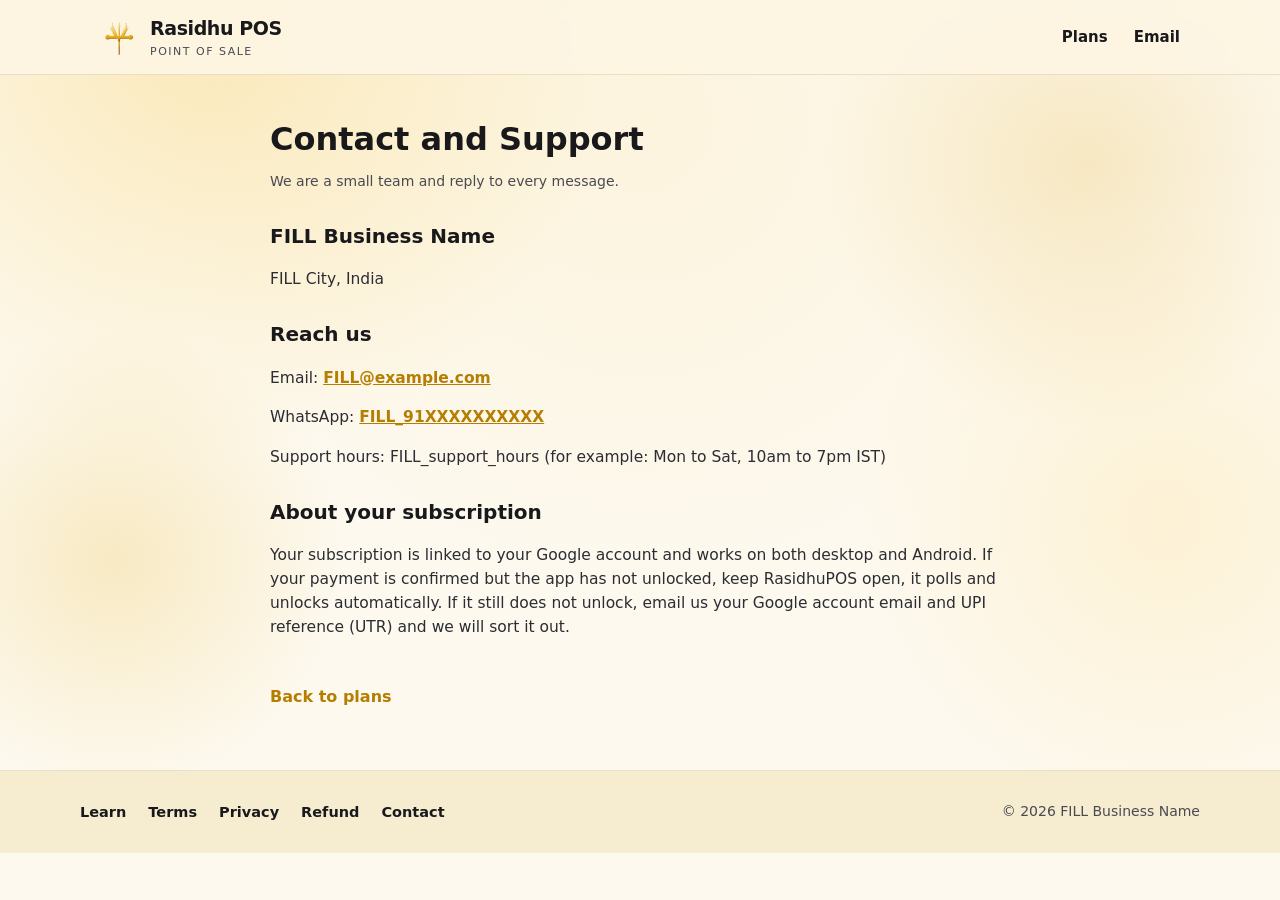
<file: contact.html>
<!DOCTYPE html>
<html lang="en">
<head>
  <meta charset="utf-8">
  <meta name="viewport" content="width=device-width, initial-scale=1">
  <title>Contact and Support - RasidhuPOS</title>
  <link rel="icon" type="image/png" href="trident.png">
  <link rel="stylesheet" href="styles.css">
  <script src="config.js"></script>
</head>
<body>
  <header class="site-header">
    <nav class="nav">
      <a class="brand" href="index.html">
        <img class="trident" alt="RasidhuPOS" src="trident.png">
        <span><span class="brand-name">Rasidhu POS</span><span class="brand-sub">Point of Sale</span></span>
      </a>
      <div class="nav-links"><a href="index.html">Plans</a><a href="#" class="js-email-link">Email</a></div>
    </nav>
  </header>

  <main class="policy">
    <h1>Contact and Support</h1>
    <p class="updated">We are a small team and reply to every message.</p>

    <h2><span class="js-business">RasidhuPOS</span></h2>
    <p><span class="js-city">India</span></p>

    <h2>Reach us</h2>
    <p>Email: <a class="js-email-link" href="#"><span class="js-email">support</span></a></p>
    <p>WhatsApp: <a class="js-wa-link" href="#"><span class="js-whatsapp">FILL_91XXXXXXXXXX</span></a></p>
    <p>Support hours: <span class="fill">FILL_support_hours (for example: Mon to Sat, 10am to 7pm IST)</span></p>

    <h2>About your subscription</h2>
    <p>Your subscription is linked to your Google account and works on both desktop and Android. If your payment is confirmed but the app has not unlocked, keep RasidhuPOS open, it polls and unlocks automatically. If it still does not unlock, email us your Google account email and UPI reference (UTR) and we will sort it out.</p>

    <a class="back-link" href="index.html">Back to plans</a>
  </main>

  <footer class="site-footer">
    <div class="footer-inner">
      <div class="footer-links">
        <a href="learn.html">Learn</a><a href="terms.html">Terms</a><a href="privacy.html">Privacy</a><a href="refund.html">Refund</a><a href="contact.html">Contact</a>
      </div>
      <div class="footer-copy">&copy; 2026 <span class="js-business">RasidhuPOS</span></div>
    </div>
  </footer>

  <script>
    (function () {
      var C = window.RPOS_CONFIG || {};
      function set(sel, val) { Array.prototype.forEach.call(document.querySelectorAll(sel), function (e) { e.textContent = val; }); }
      set(".js-business", C.BUSINESS_NAME || "RasidhuPOS");
      set(".js-city", C.CITY || "India");
      set(".js-email", C.SUPPORT_EMAIL || "");
      if (C.WHATSAPP) { set(".js-whatsapp", C.WHATSAPP); }
      Array.prototype.forEach.call(document.querySelectorAll("a.js-email-link"), function (a) { a.href = "mailto:" + (C.SUPPORT_EMAIL || ""); });
      Array.prototype.forEach.call(document.querySelectorAll("a.js-wa-link"), function (a) { if (C.WHATSAPP) a.href = "https://wa.me/" + C.WHATSAPP; });
    })();
  </script>
</body>
</html>
</file>
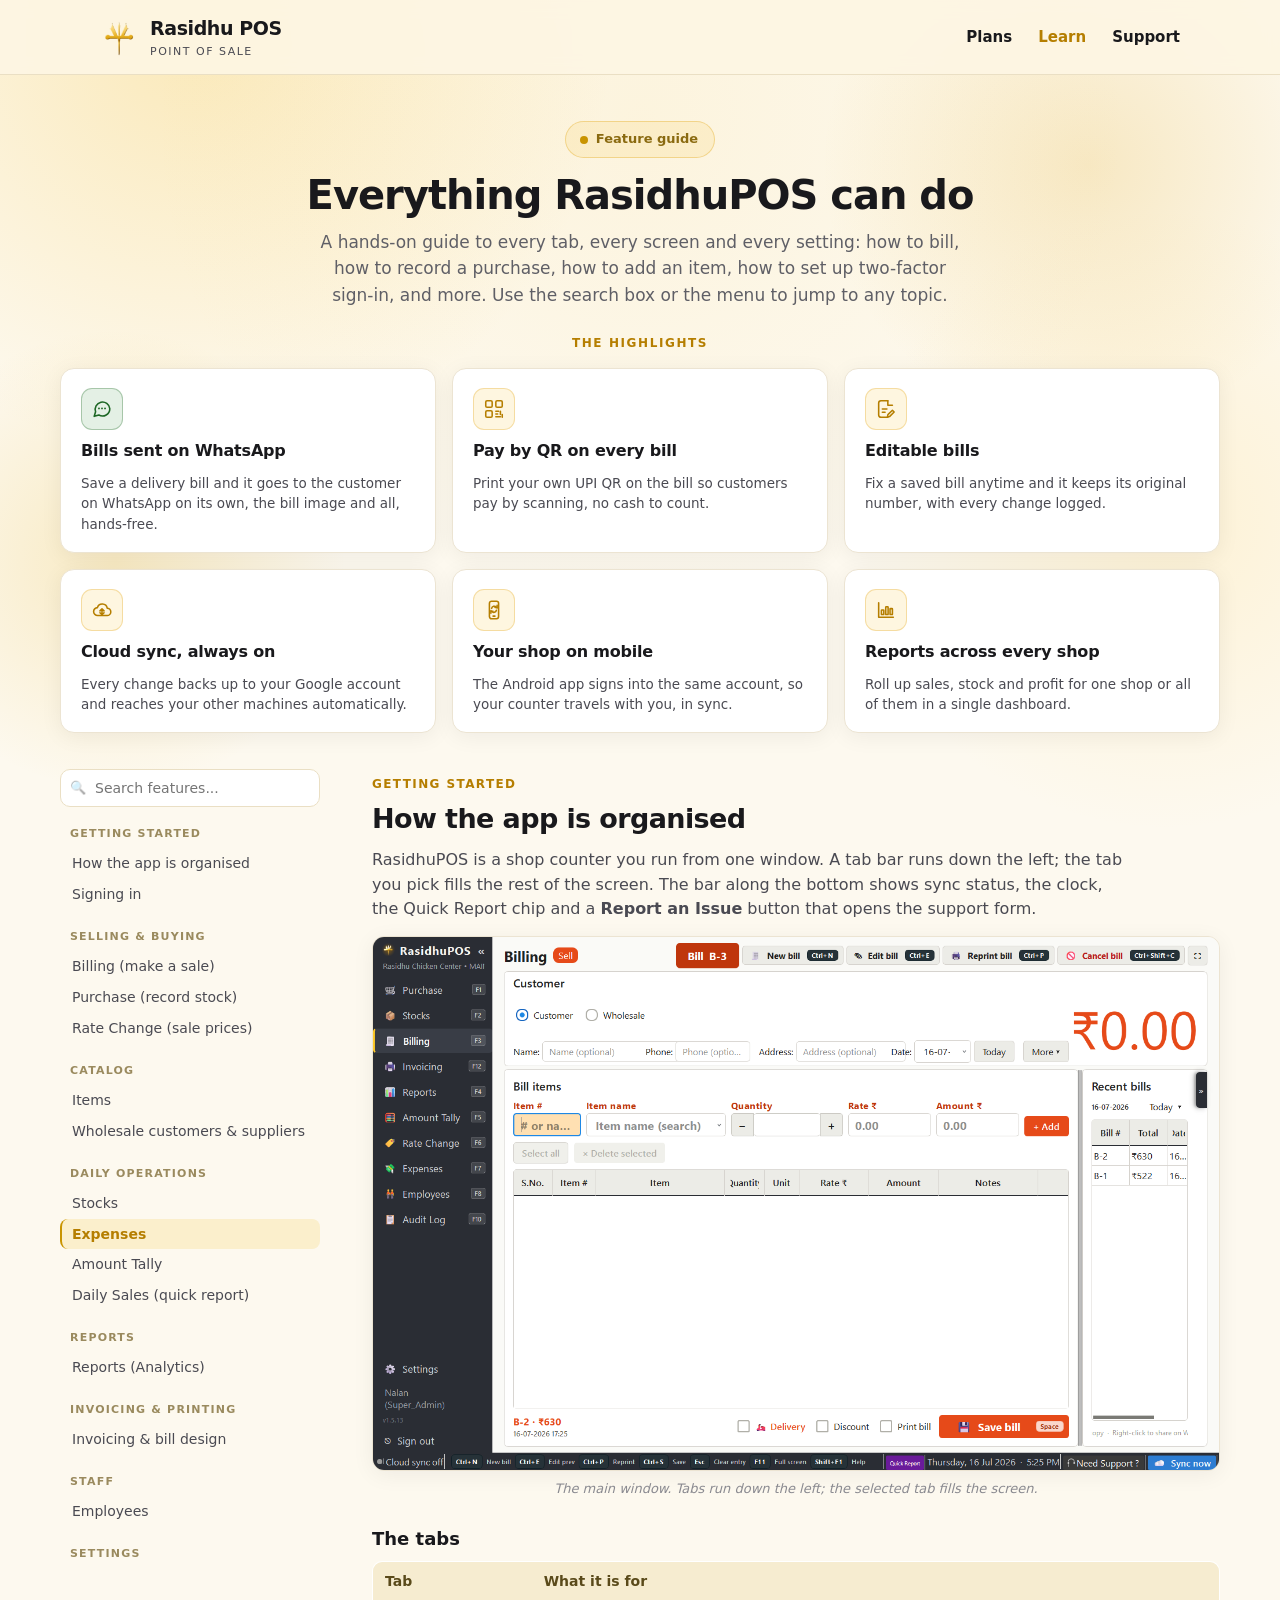
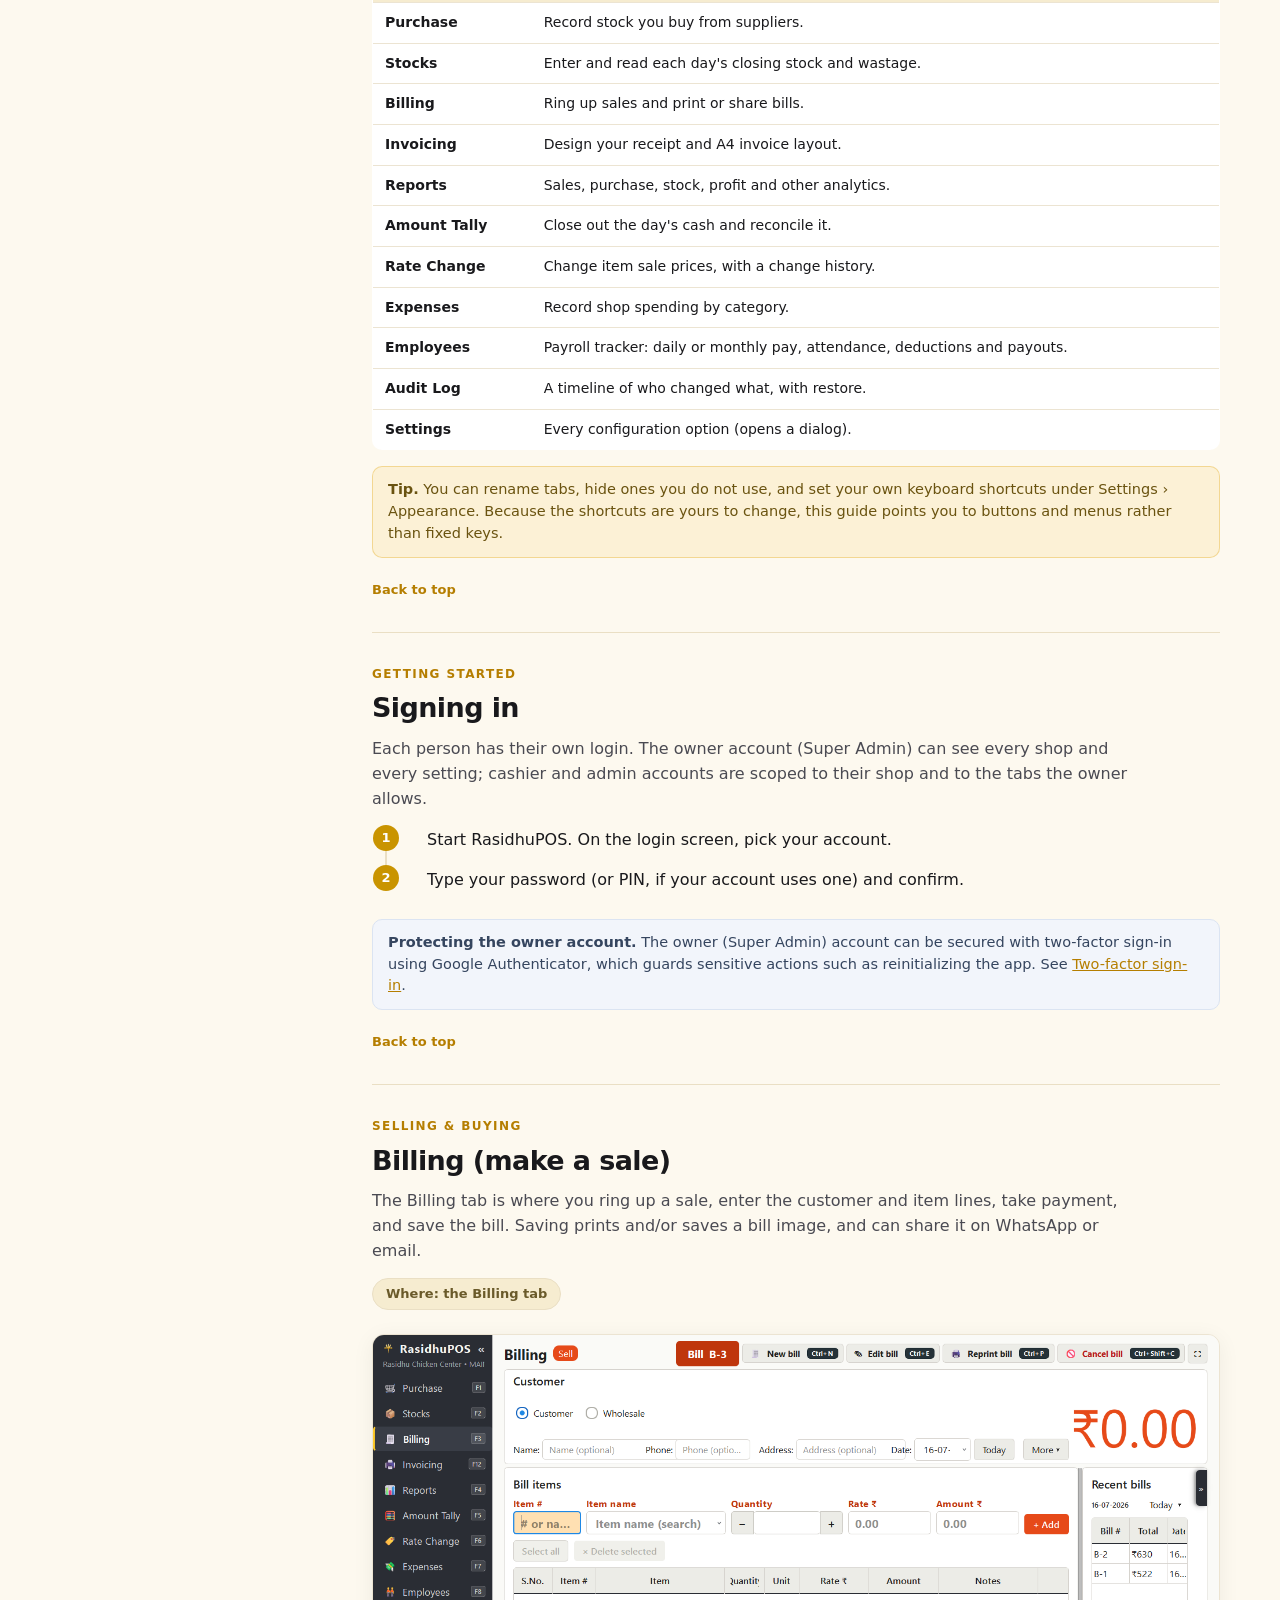
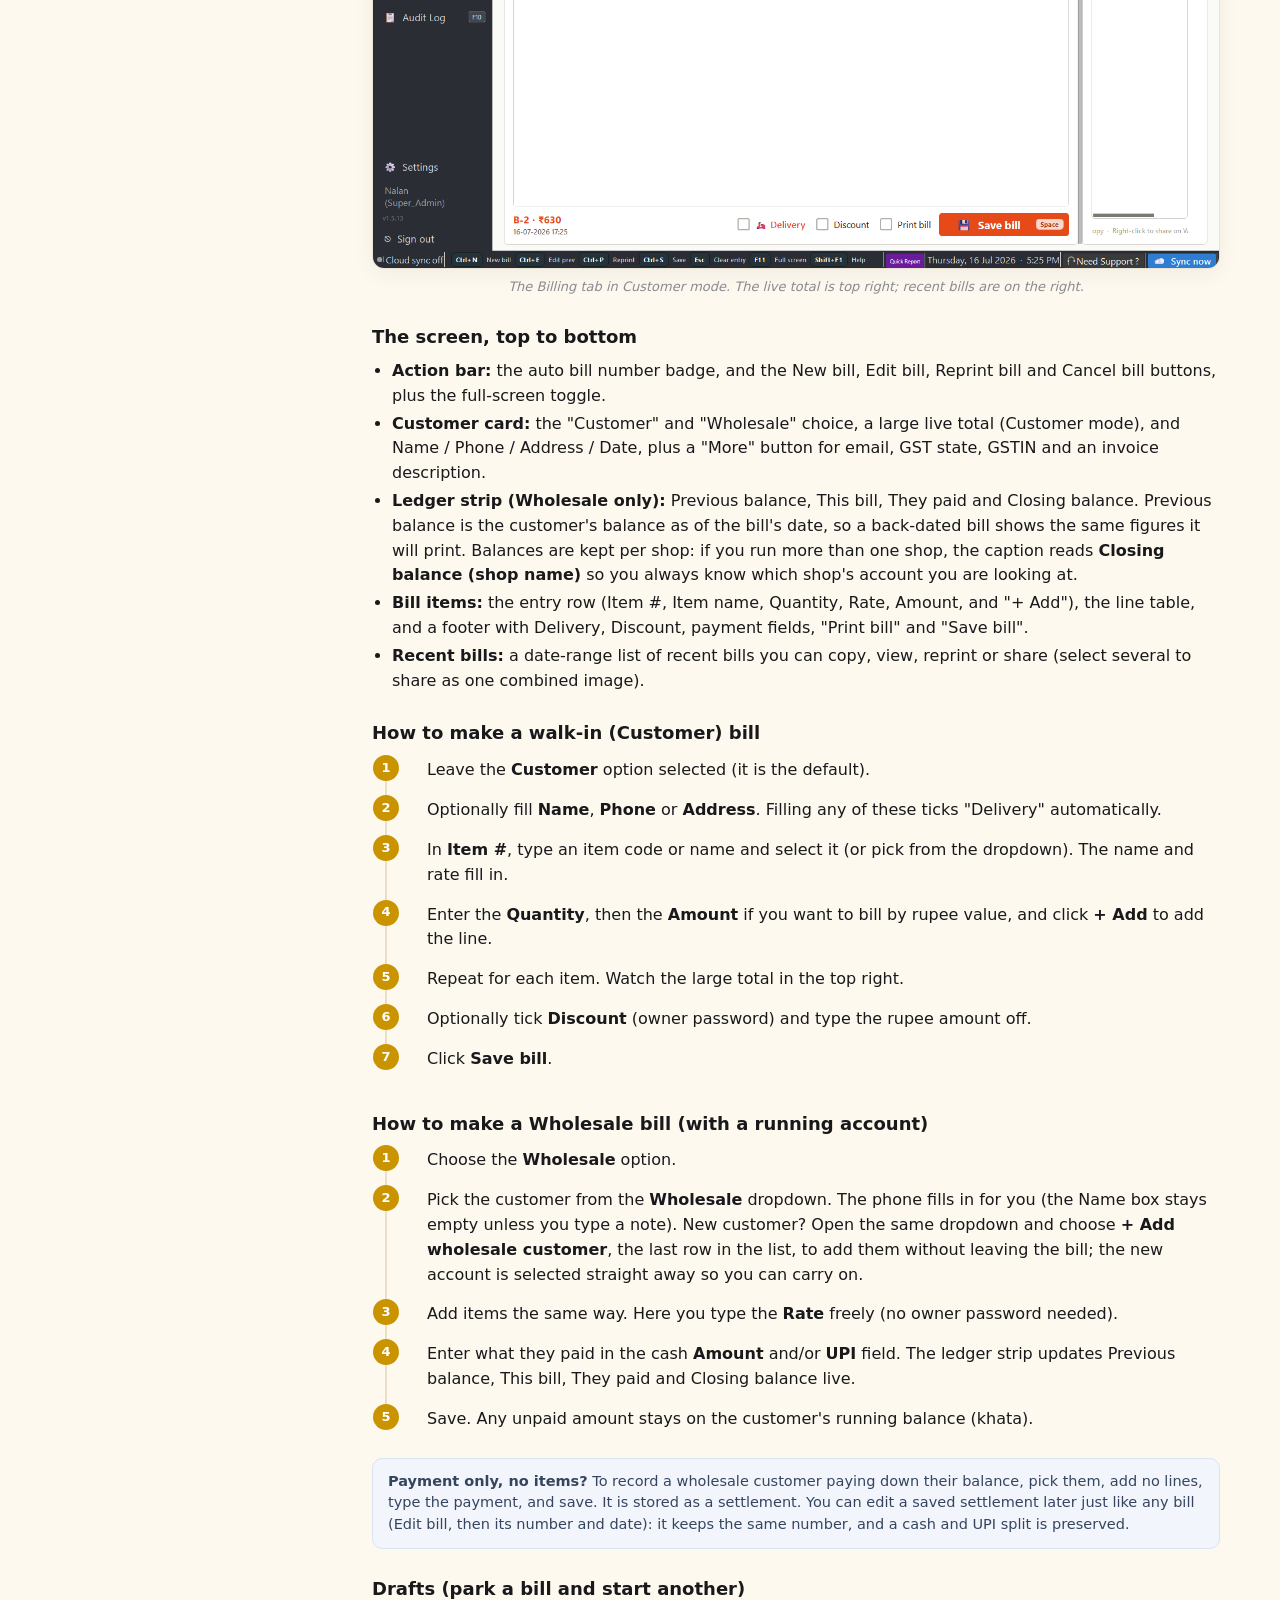
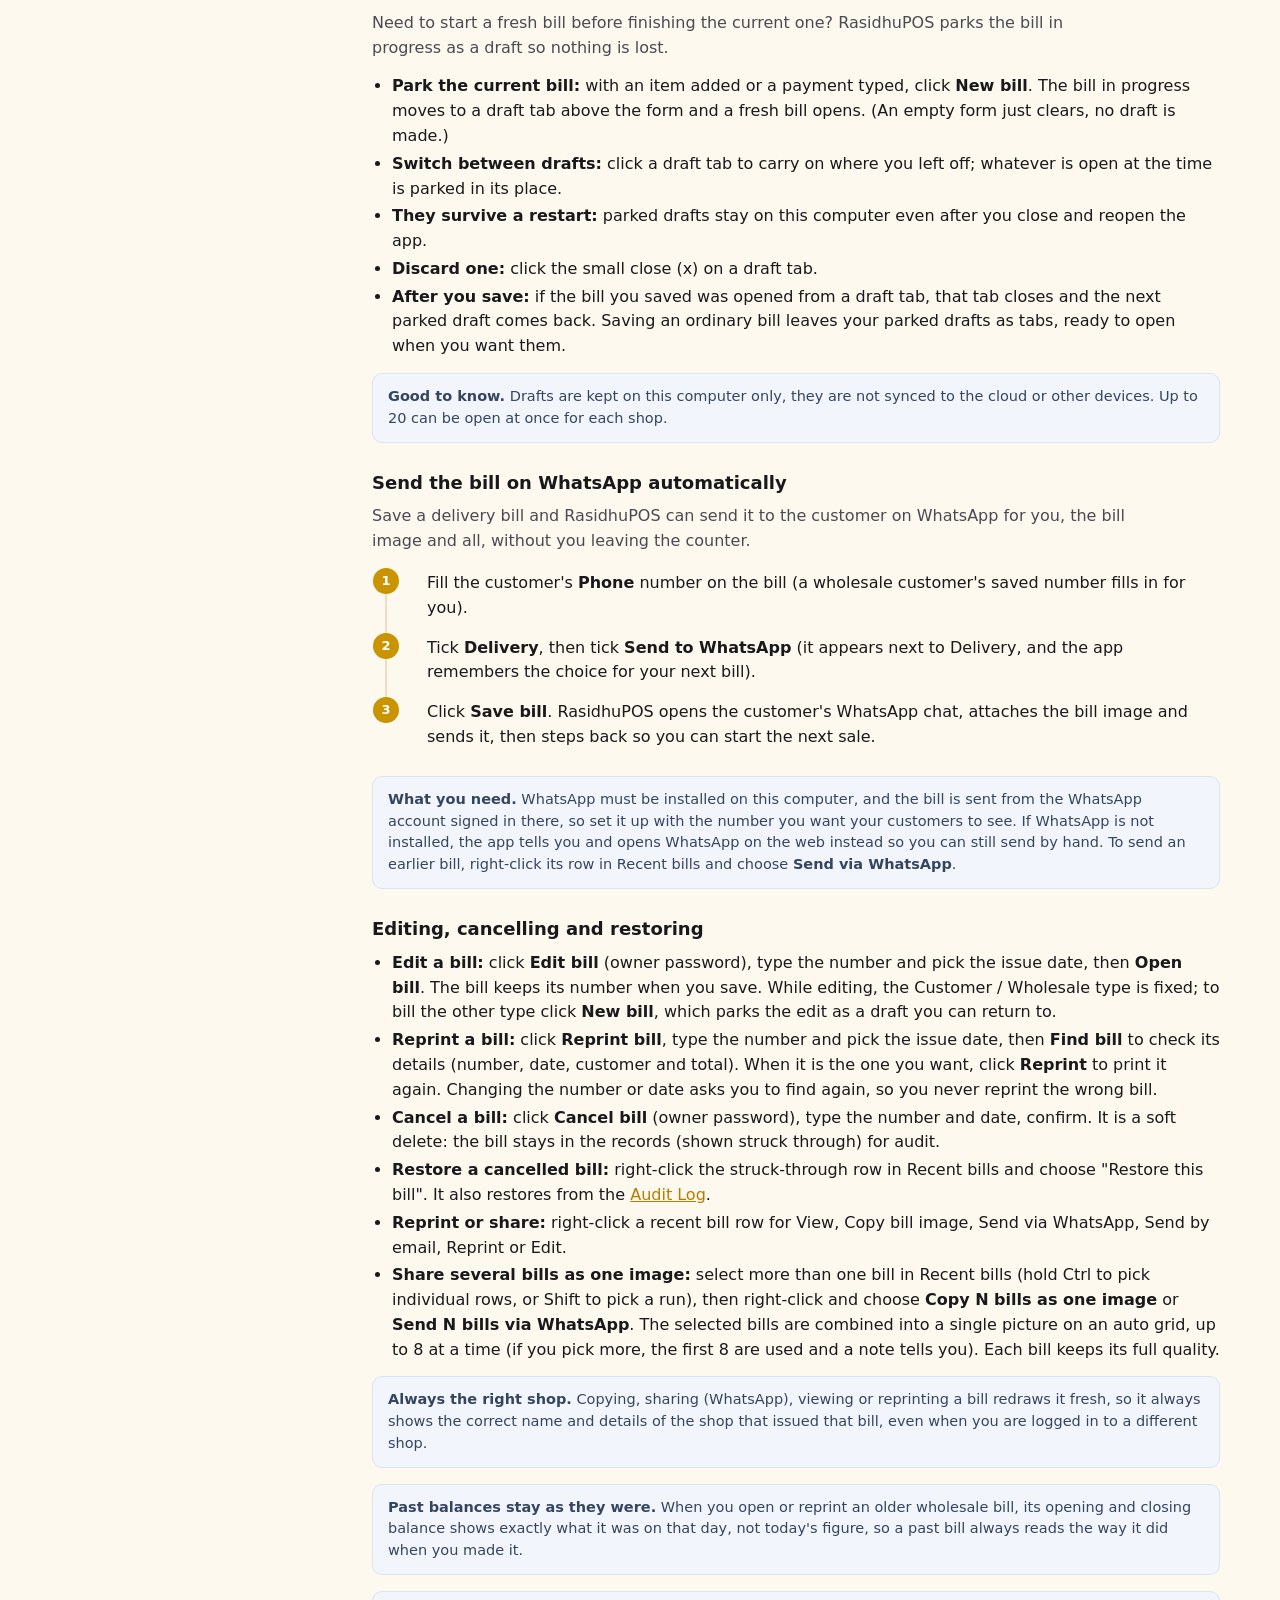
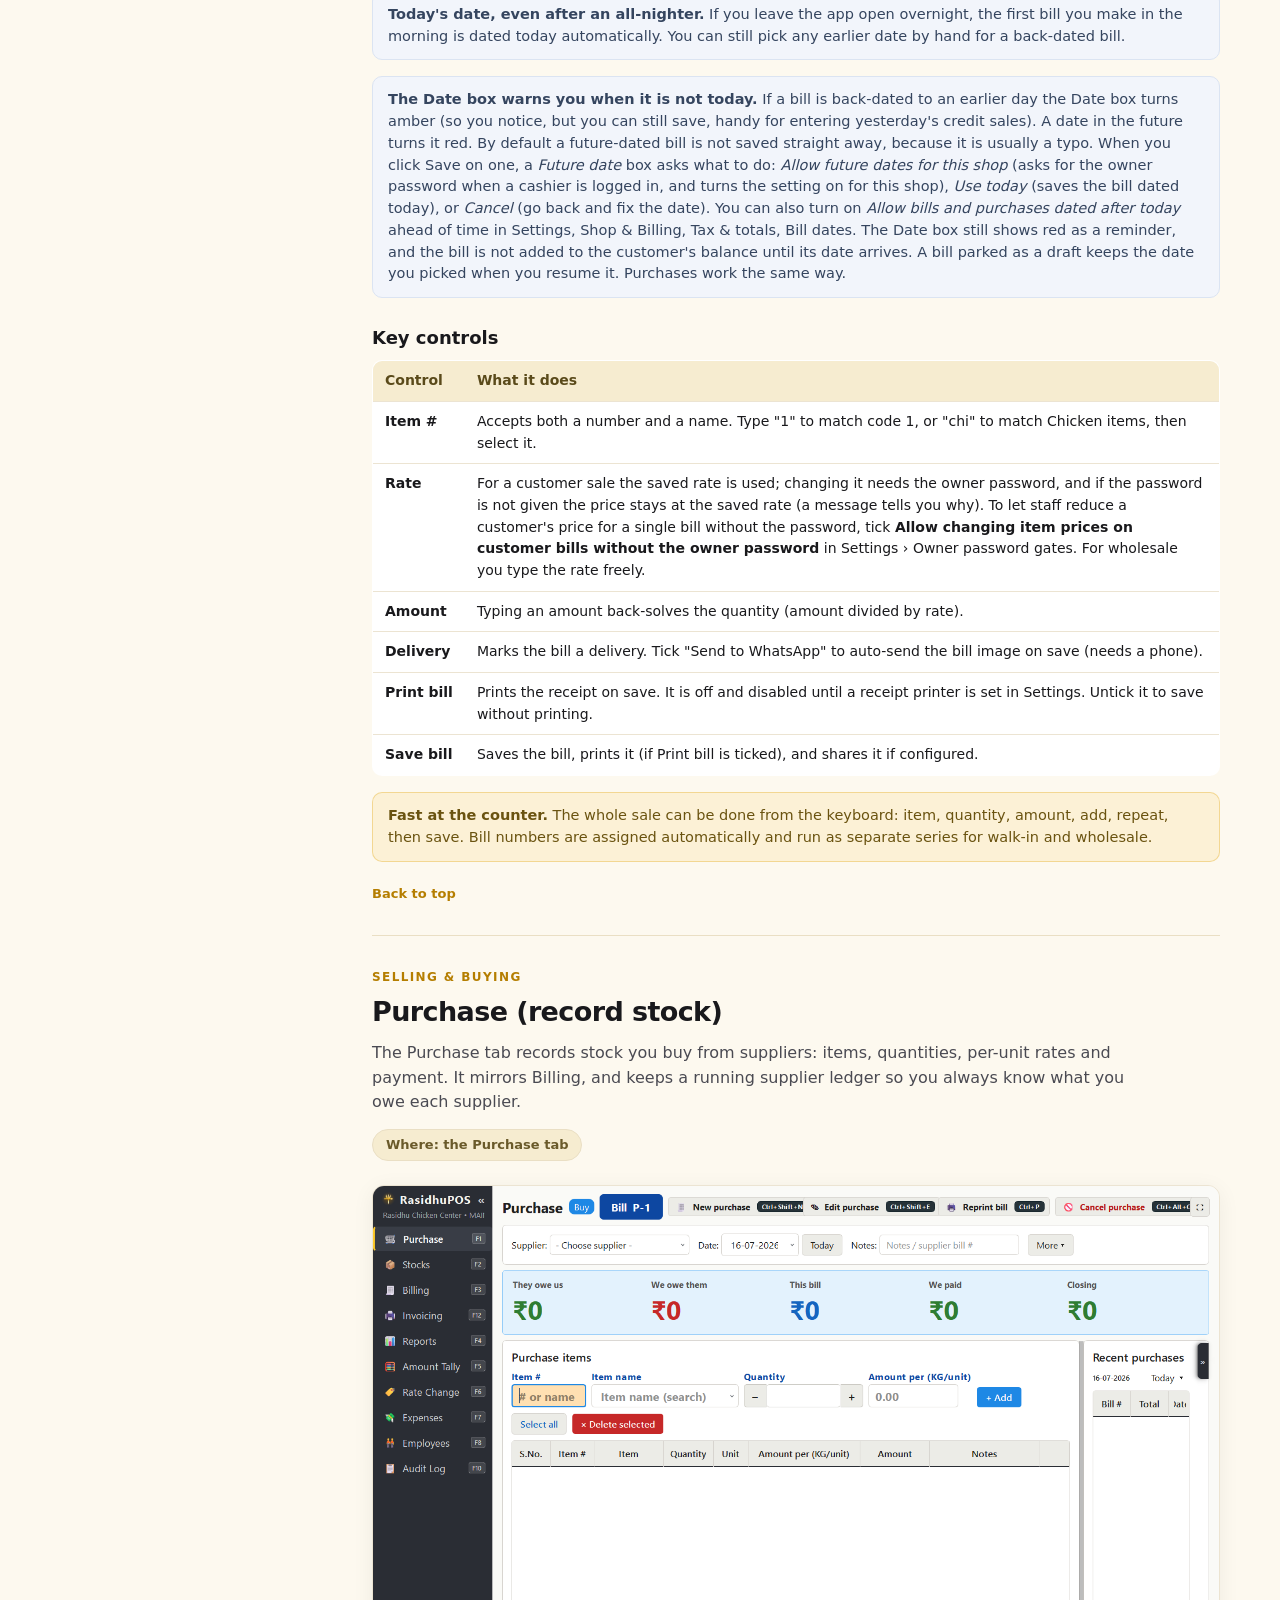
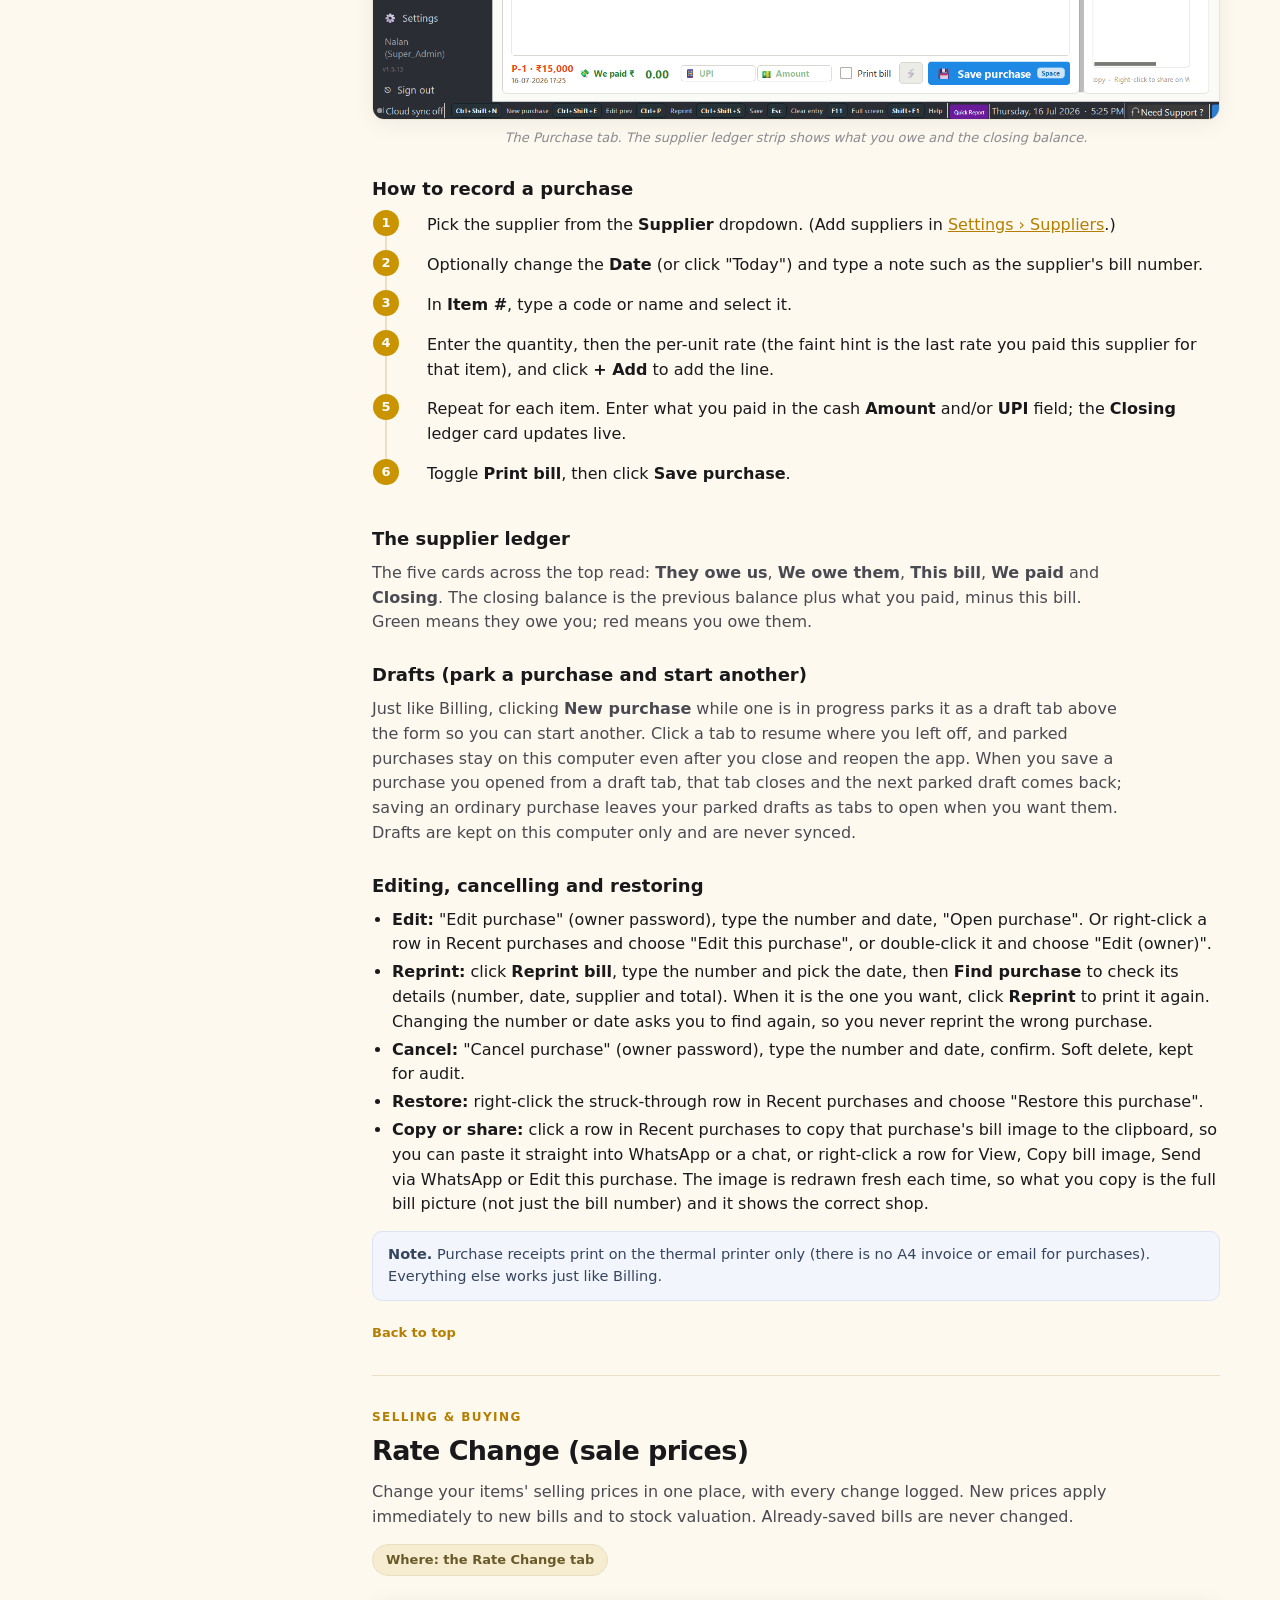
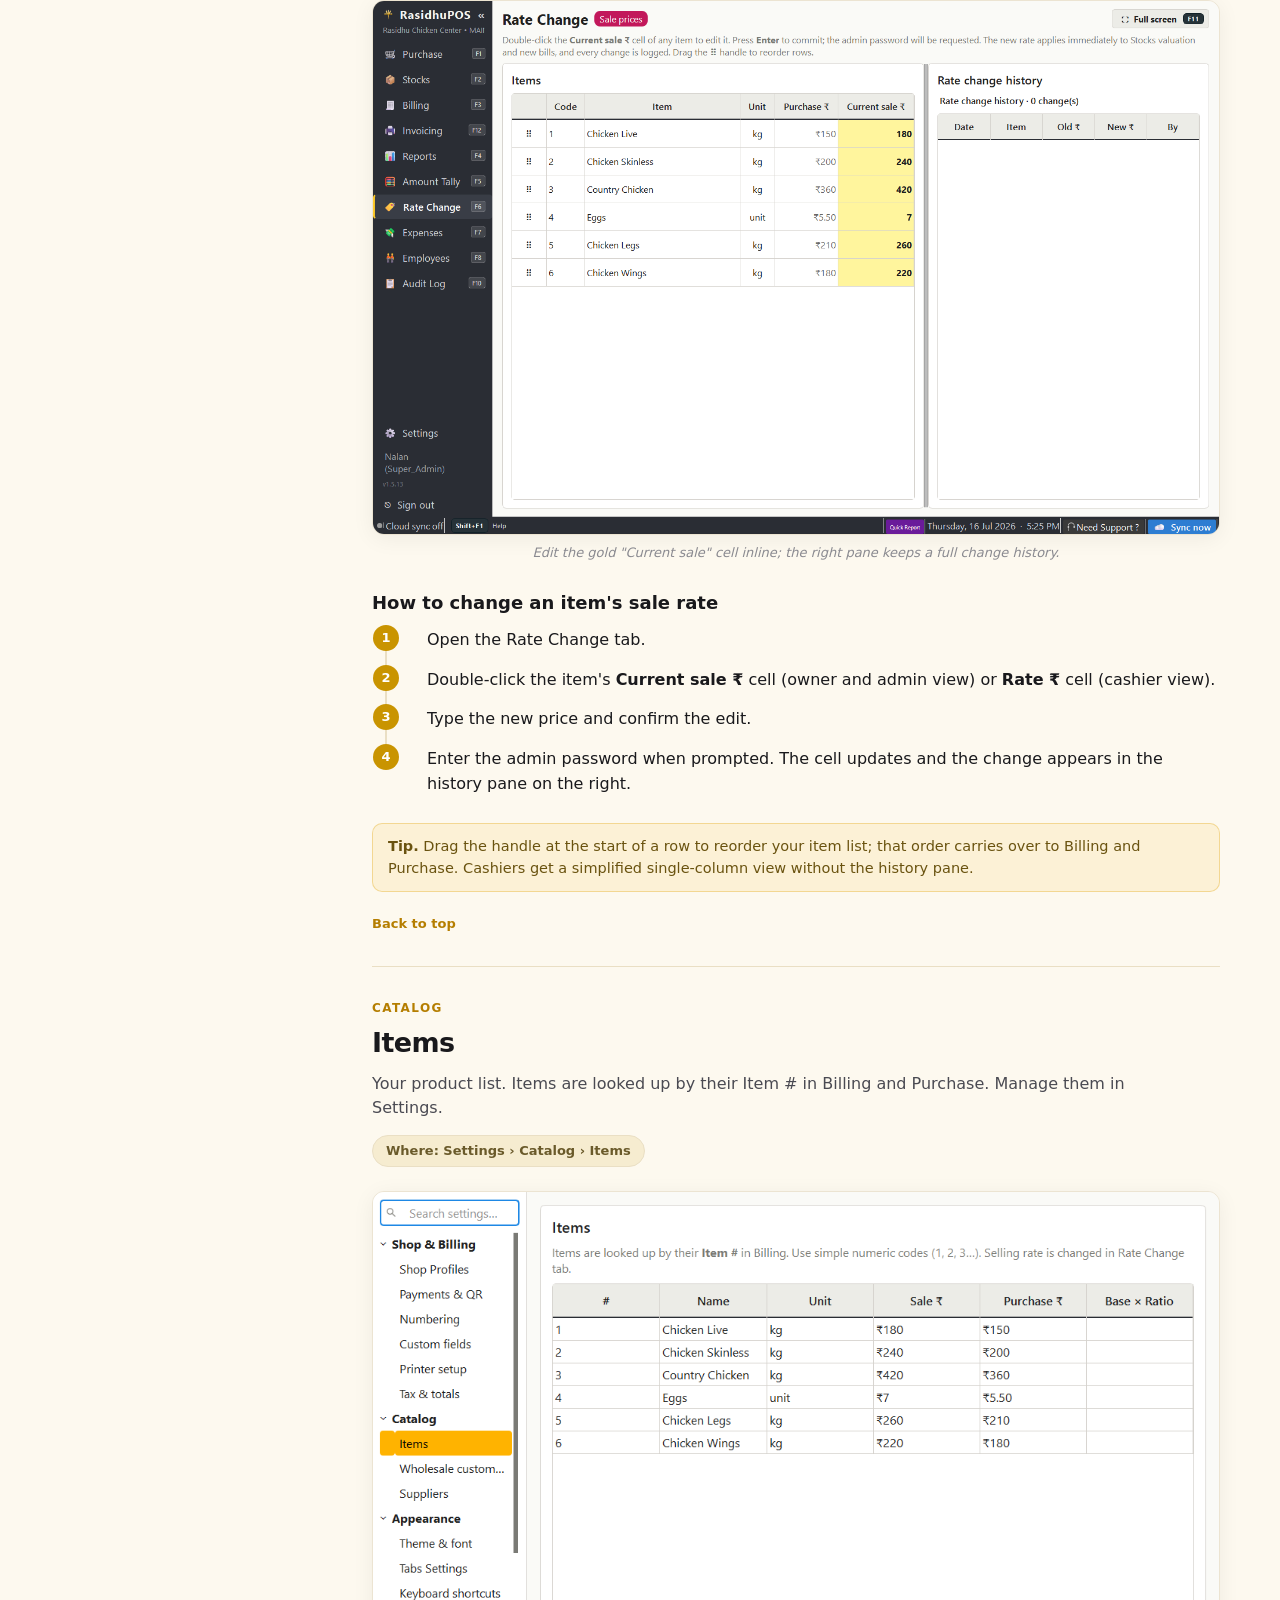
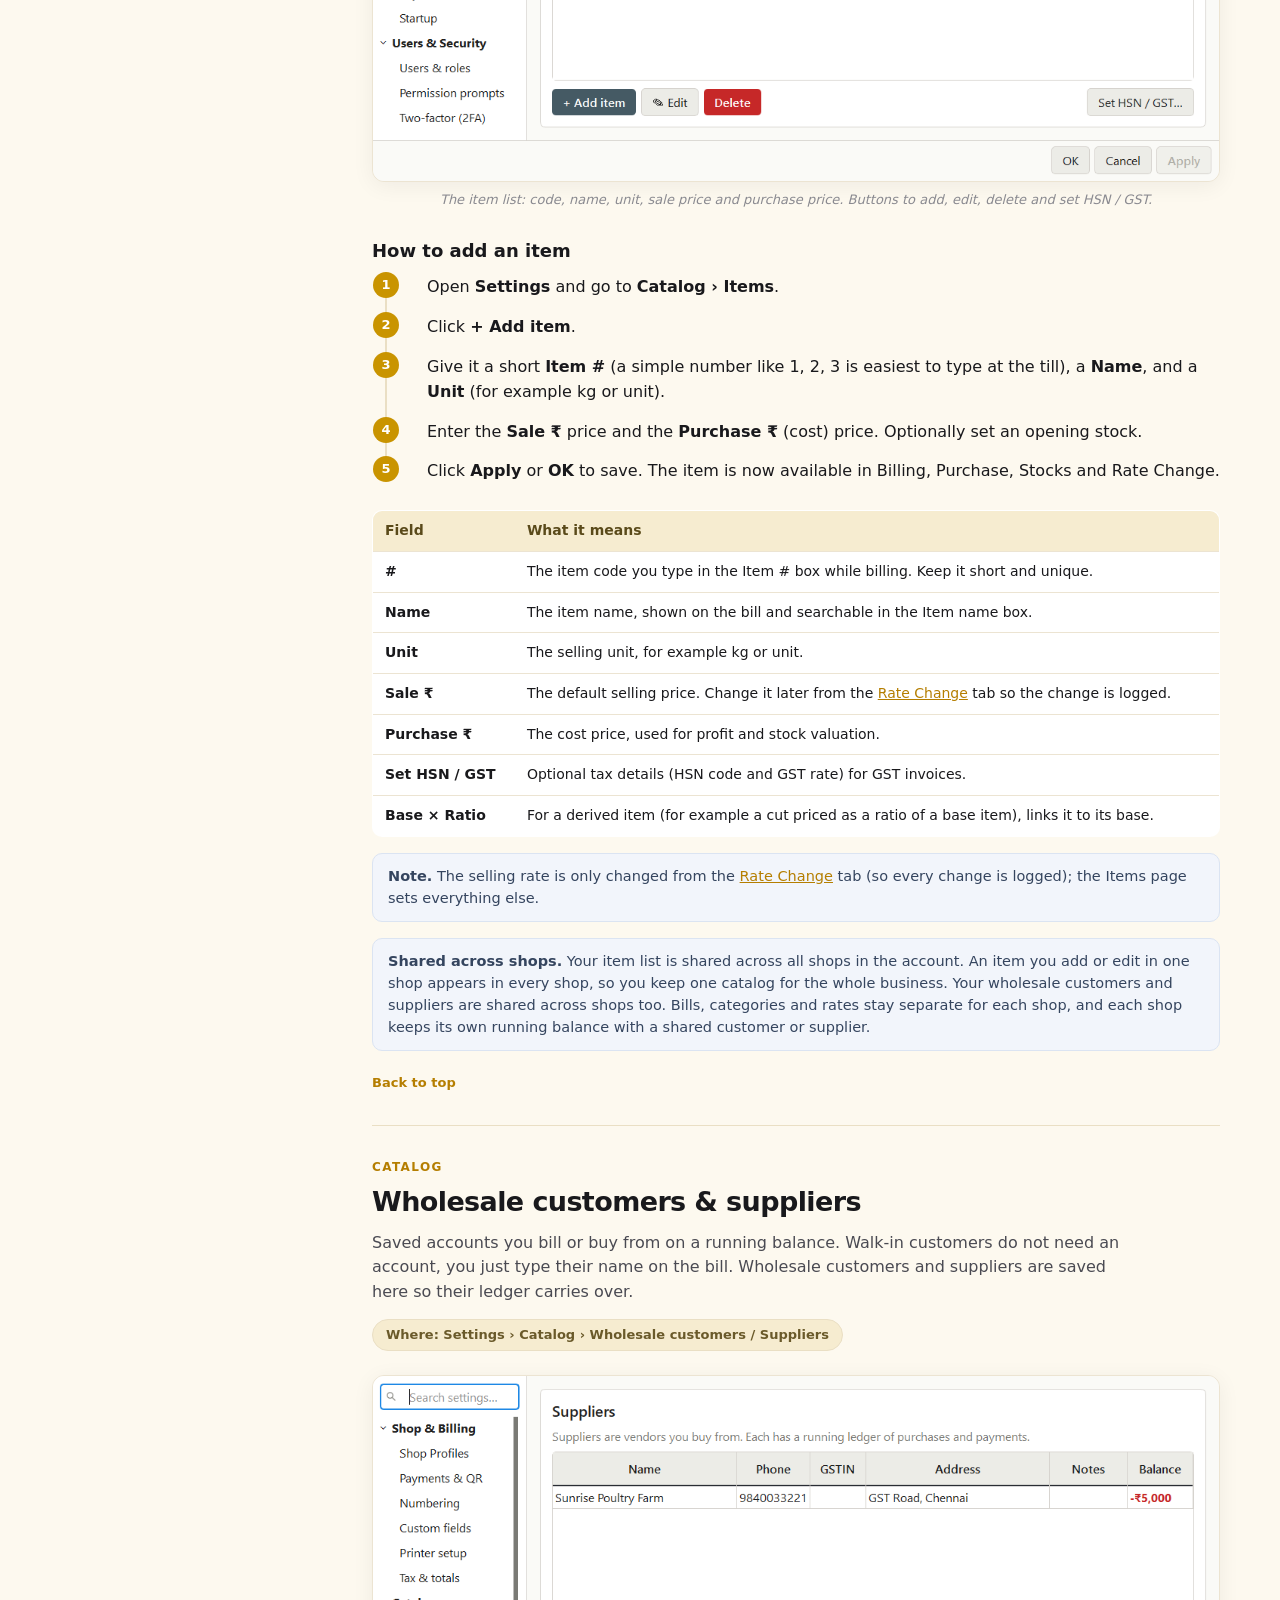
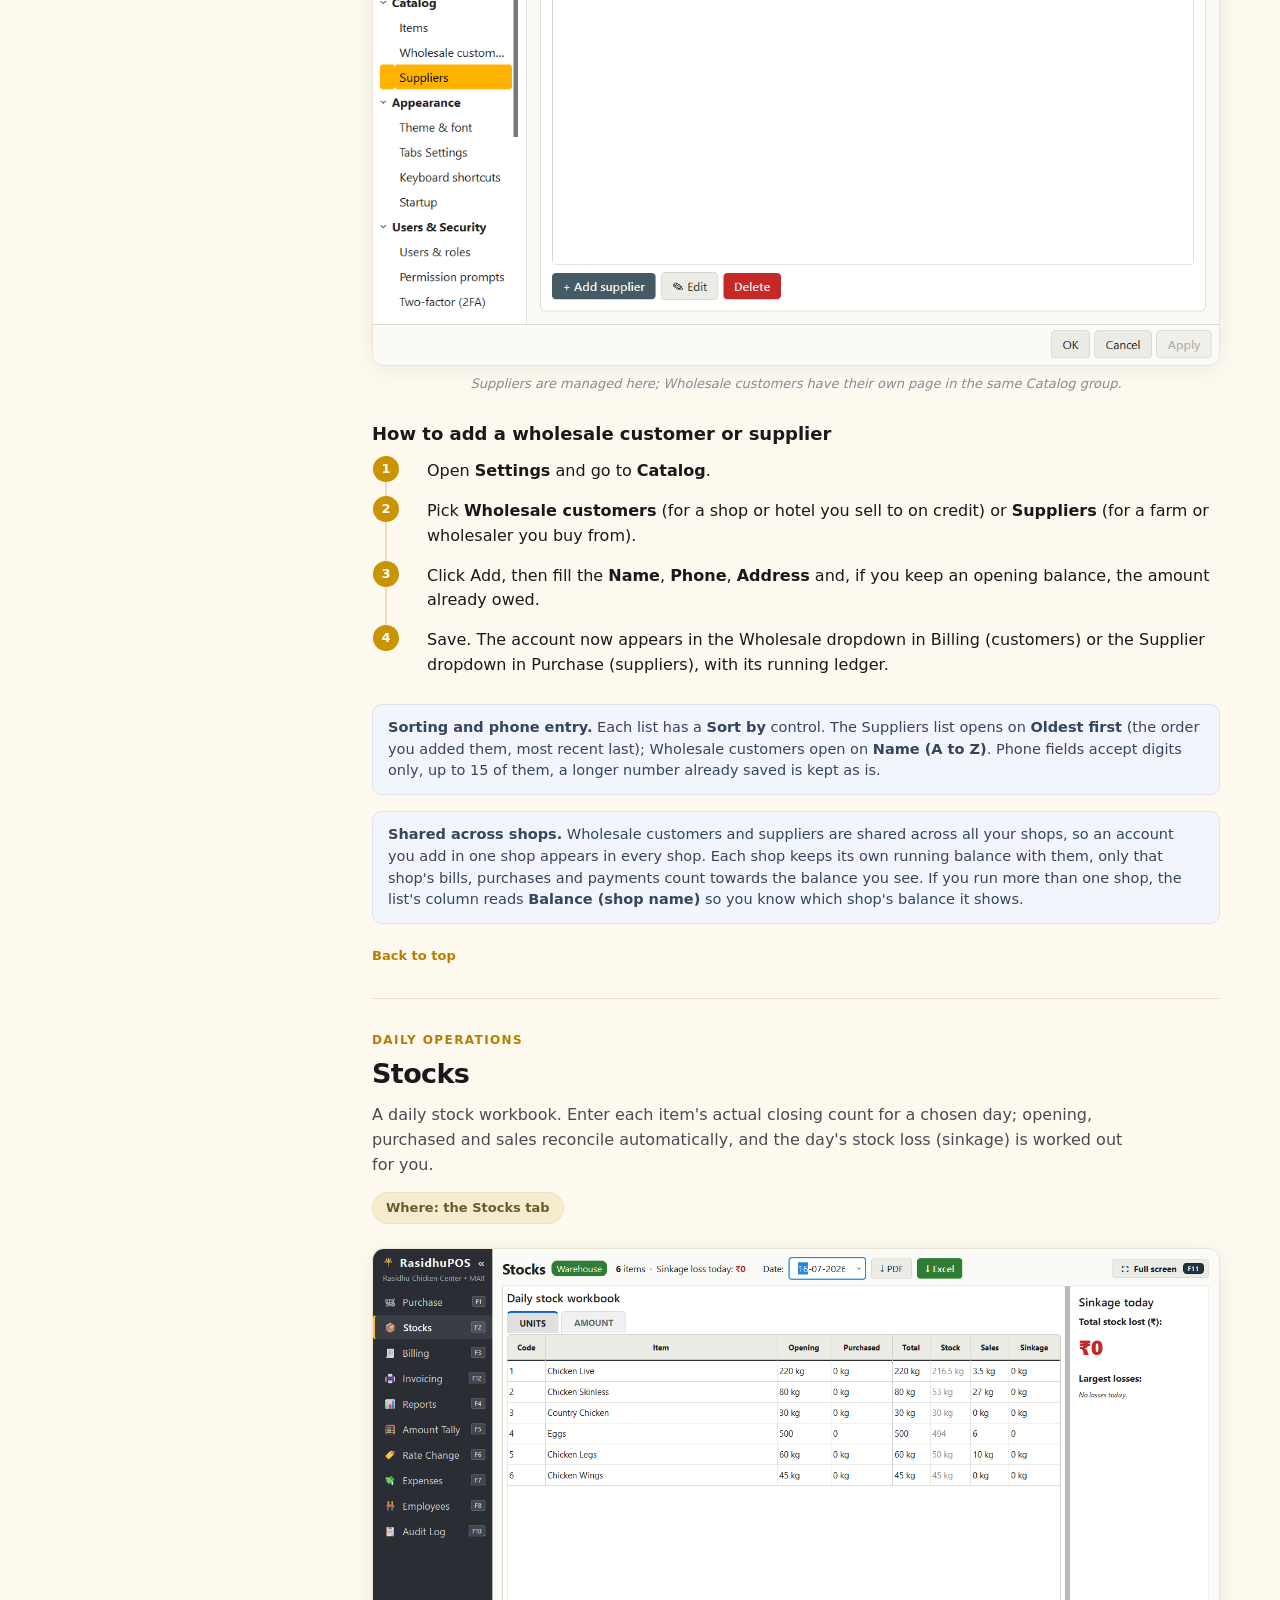
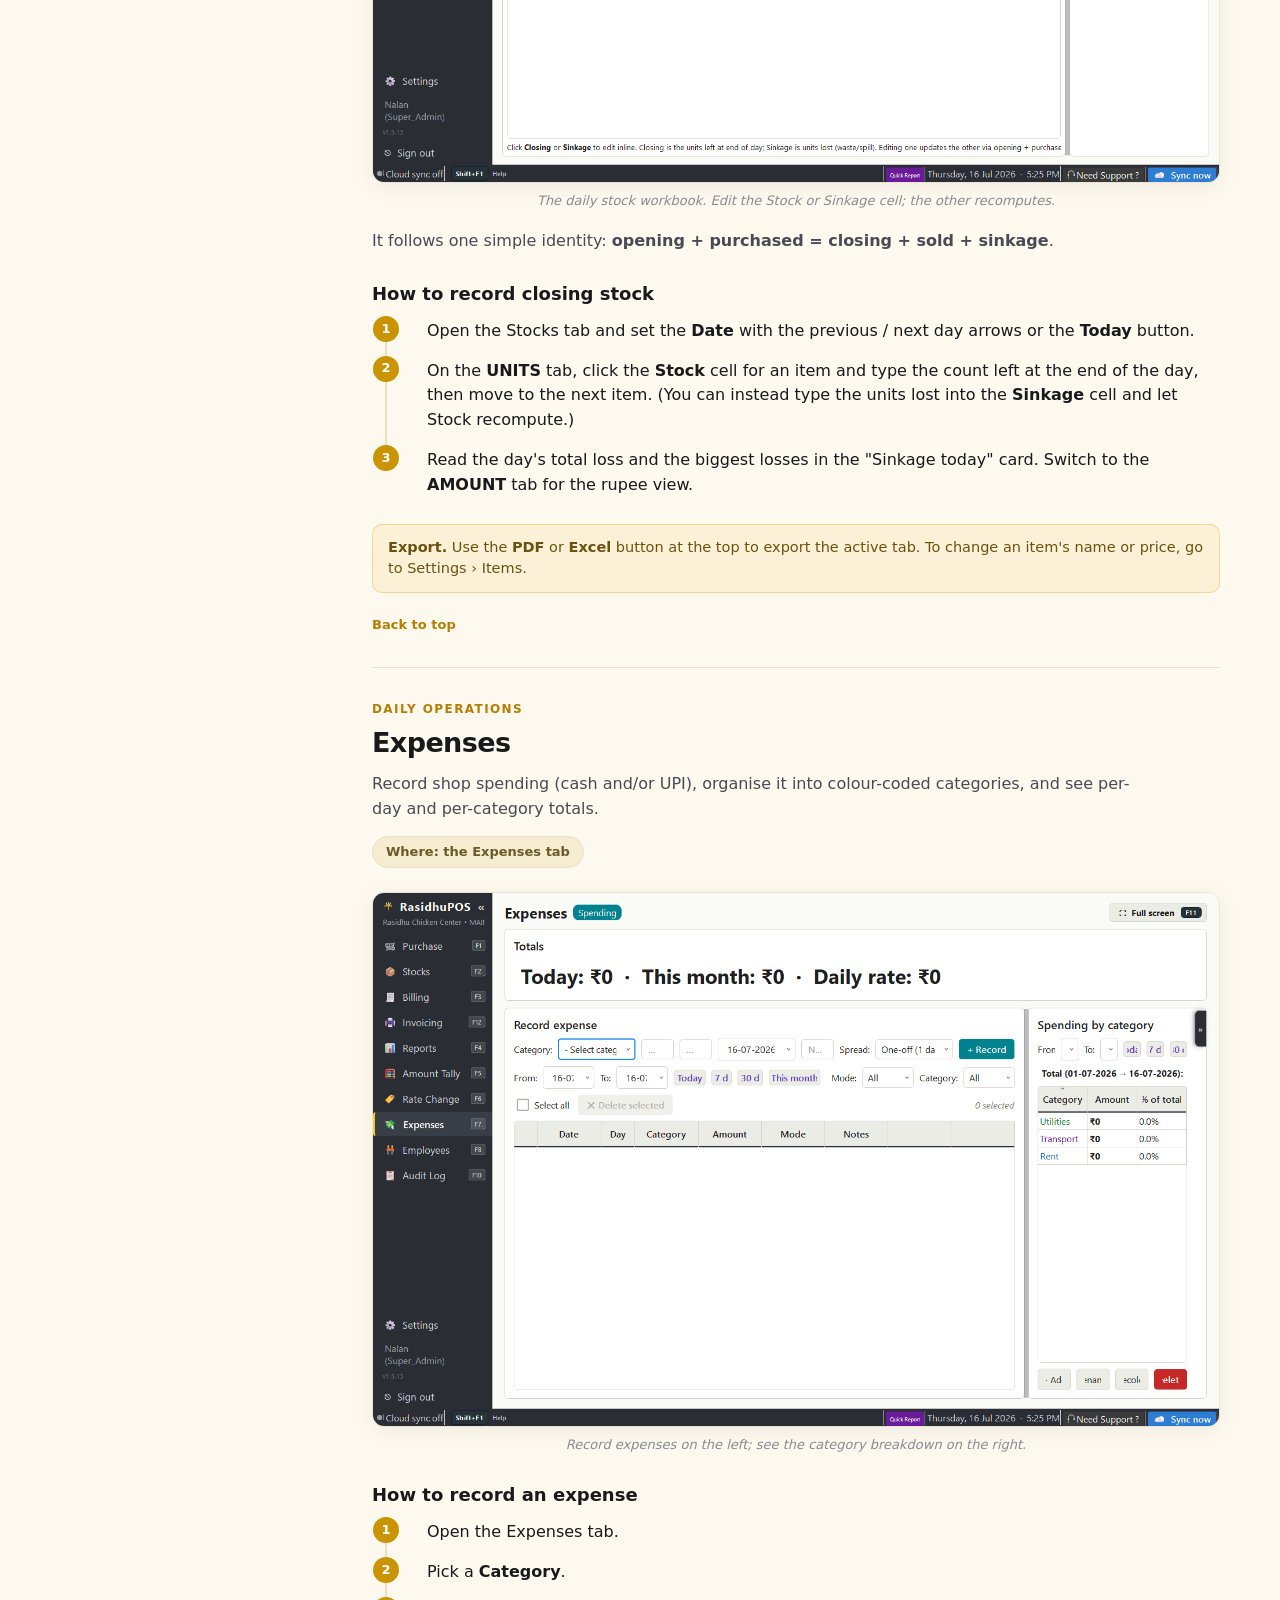
<file: learn.html>
<!DOCTYPE html>
<html lang="en">
<head>
  <meta charset="utf-8">
  <meta name="viewport" content="width=device-width, initial-scale=1">
  <title>Learn RasidhuPOS - Feature guide & help</title>
  <meta name="description" content="A complete guide to every RasidhuPOS feature: billing, purchases, items, reports, stocks, expenses, 2FA, subscription and more.">
  <link rel="icon" type="image/png" href="trident.png">
  <link rel="stylesheet" href="styles.css">
  <link rel="stylesheet" href="learn.css">
  <script src="config.js"></script>
</head>
<body>
  <header class="site-header">
    <nav class="nav">
      <a class="brand" href="index.html">
        <img class="trident" alt="RasidhuPOS" src="trident.png">
        <span><span class="brand-name">Rasidhu POS</span><span class="brand-sub">Point of Sale</span></span>
      </a>
      <div class="nav-links">
        <a href="index.html">Plans</a>
        <a href="learn.html" aria-current="page">Learn</a>
        <a href="#" id="support-link">Support</a>
      </div>
    </nav>
  </header>

  <section class="learn-hero">
    <span class="pill">Feature guide</span>
    <h1>Everything RasidhuPOS can do</h1>
    <p class="sub">A hands-on guide to every tab, every screen and every setting: how to bill, how to record a purchase, how to add an item, how to set up two-factor sign-in, and more. Use the search box or the menu to jump to any topic.</p>
  </section>

  <!-- ============ HIGHLIGHTS (flagship features, shown first) ============ -->
  <section class="learn-highlights" aria-label="Highlights">
    <p class="hl-eyebrow">The highlights</p>
    <div class="hl-grid">

      <a class="hl-card wa" href="#billing">
        <span class="hl-ico" aria-hidden="true"><svg viewBox="0 0 24 24" fill="none" stroke="currentColor" stroke-width="1.7" stroke-linecap="round" stroke-linejoin="round"><path d="M20.5 11.6a8 8 0 0 1-11.9 7L3.5 20l1.5-4.9a8 8 0 1 1 15.5-3.5z"/><circle cx="8.7" cy="11.4" r="1" fill="currentColor" stroke="none"/><circle cx="12" cy="11.4" r="1" fill="currentColor" stroke="none"/><circle cx="15.3" cy="11.4" r="1" fill="currentColor" stroke="none"/></svg></span>
        <span class="hl-title">Bills sent on WhatsApp <span class="hl-arrow" aria-hidden="true">&rsaquo;</span></span>
        <span class="hl-desc">Save a delivery bill and it goes to the customer on WhatsApp on its own, the bill image and all, hands-free.</span>
      </a>

      <a class="hl-card" href="#settings-shop">
        <span class="hl-ico" aria-hidden="true"><svg viewBox="0 0 24 24" fill="none" stroke="currentColor" stroke-width="1.7" stroke-linecap="round" stroke-linejoin="round"><rect x="3" y="3" width="7" height="7" rx="1.4"/><rect x="14" y="3" width="7" height="7" rx="1.4"/><rect x="3" y="14" width="7" height="7" rx="1.4"/><path d="M14 14.5h3M14 17.5h2M14 20.5h5M19 14.5v3.5M21 18v3"/></svg></span>
        <span class="hl-title">Pay by QR on every bill <span class="hl-arrow" aria-hidden="true">&rsaquo;</span></span>
        <span class="hl-desc">Print your own UPI QR on the bill so customers pay by scanning, no cash to count.</span>
      </a>

      <a class="hl-card" href="#billing">
        <span class="hl-ico" aria-hidden="true"><svg viewBox="0 0 24 24" fill="none" stroke="currentColor" stroke-width="1.7" stroke-linecap="round" stroke-linejoin="round"><path d="M14 3H6.5A2.5 2.5 0 0 0 4 5.5v13A2.5 2.5 0 0 0 6.5 21H14"/><path d="M14 3v5h5"/><path d="M8 12h5M8 15.5h3"/><path d="M19 13.4l1.9 1.9-4.8 4.8-2.5.5.5-2.5 4.9-4.7z"/></svg></span>
        <span class="hl-title">Editable bills <span class="hl-arrow" aria-hidden="true">&rsaquo;</span></span>
        <span class="hl-desc">Fix a saved bill anytime and it keeps its original number, with every change logged.</span>
      </a>

      <a class="hl-card" href="#cloud-sync">
        <span class="hl-ico" aria-hidden="true"><svg viewBox="0 0 24 24" fill="none" stroke="currentColor" stroke-width="1.7" stroke-linecap="round" stroke-linejoin="round"><path d="M7.3 18A4.3 4.3 0 0 1 7 9.4 5.5 5.5 0 0 1 17.7 10 3.75 3.75 0 0 1 17.5 18H7.3z"/><path d="M12 10.8v6.4M9.8 13l2.2-2.2 2.2 2.2M9.8 15l2.2 2.2 2.2-2.2"/></svg></span>
        <span class="hl-title">Cloud sync, always on <span class="hl-arrow" aria-hidden="true">&rsaquo;</span></span>
        <span class="hl-desc">Every change backs up to your Google account and reaches your other machines automatically.</span>
      </a>

      <a class="hl-card" href="#cloud-sync">
        <span class="hl-ico" aria-hidden="true"><svg viewBox="0 0 24 24" fill="none" stroke="currentColor" stroke-width="1.7" stroke-linecap="round" stroke-linejoin="round"><rect x="7" y="2.5" width="10" height="19" rx="2.3"/><path d="M11 18.7h2"/><path d="M9.4 10.2a3 3 0 0 1 5.1-1.4l.9.9M14.6 12.3a3 3 0 0 1-5.1 1.4l-.9-.9"/><path d="M15.4 6.9v2.3h-2.3M8.6 15.6v-2.3h2.3"/></svg></span>
        <span class="hl-title">Your shop on mobile <span class="hl-arrow" aria-hidden="true">&rsaquo;</span></span>
        <span class="hl-desc">The Android app signs into the same account, so your counter travels with you, in sync.</span>
      </a>

      <a class="hl-card" href="#reports">
        <span class="hl-ico" aria-hidden="true"><svg viewBox="0 0 24 24" fill="none" stroke="currentColor" stroke-width="1.7" stroke-linecap="round" stroke-linejoin="round"><path d="M4 4v16h16"/><rect x="7" y="12" width="2.6" height="5" rx="0.5"/><rect x="11.7" y="8.5" width="2.6" height="8.5" rx="0.5"/><rect x="16.4" y="10.5" width="2.6" height="6.5" rx="0.5"/></svg></span>
        <span class="hl-title">Reports across every shop <span class="hl-arrow" aria-hidden="true">&rsaquo;</span></span>
        <span class="hl-desc">Roll up sales, stock and profit for one shop or all of them in a single dashboard.</span>
      </a>

    </div>
  </section>

  <div class="learn-layout">
    <!-- ============ SIDEBAR ============ -->
    <aside class="learn-toc" id="toc">
      <div class="learn-search"><input id="learn-search-input" type="search" placeholder="Search features..." aria-label="Search features"></div>

      <div class="toc-group">Getting started</div>
      <ul>
        <li><a href="#getting-started">How the app is organised</a></li>
        <li><a href="#sign-in">Signing in</a></li>
      </ul>

      <div class="toc-group">Selling &amp; buying</div>
      <ul>
        <li><a href="#billing">Billing (make a sale)</a></li>
        <li><a href="#purchase">Purchase (record stock)</a></li>
        <li><a href="#rate-change">Rate Change (sale prices)</a></li>
      </ul>

      <div class="toc-group">Catalog</div>
      <ul>
        <li><a href="#catalog-items">Items</a></li>
        <li><a href="#catalog-parties">Wholesale customers &amp; suppliers</a></li>
      </ul>

      <div class="toc-group">Daily operations</div>
      <ul>
        <li><a href="#stocks">Stocks</a></li>
        <li><a href="#expenses">Expenses</a></li>
        <li><a href="#amount-tally">Amount Tally</a></li>
        <li><a href="#daily-sales">Daily Sales (quick report)</a></li>
      </ul>

      <div class="toc-group">Reports</div>
      <ul>
        <li><a href="#reports">Reports (Analytics)</a></li>
      </ul>

      <div class="toc-group">Invoicing &amp; printing</div>
      <ul>
        <li><a href="#invoicing">Invoicing &amp; bill design</a></li>
      </ul>

      <div class="toc-group">Staff</div>
      <ul>
        <li><a href="#employees">Employees</a></li>
      </ul>

      <div class="toc-group">Settings</div>
      <ul>
        <li><a href="#settings">Settings overview</a></li>
        <li><a href="#settings-shop">Shop &amp; Billing</a></li>
        <li><a href="#settings-appearance">Appearance</a></li>
        <li><a href="#settings-users">Users &amp; Security</a></li>
        <li><a href="#settings-data">Data &amp; Sync</a></li>
        <li><a href="#settings-system">System</a></li>
      </ul>

      <div class="toc-group">Account &amp; security</div>
      <ul>
        <li><a href="#two-factor">Two-factor sign-in (2FA)</a></li>
        <li><a href="#subscription">Subscription</a></li>
        <li><a href="#cloud-sync">Cloud sync</a></li>
        <li><a href="#sync-sharing">Sync &amp; sharing</a></li>
        <li><a href="#updates">Software updates</a></li>
        <li><a href="#audit-log">Audit Log</a></li>
      </ul>
    </aside>

    <!-- ============ MAIN ============ -->
    <main class="learn-main">

      <section class="learn-section" id="getting-started">
        <p class="eyebrow">Getting started</p>
        <h2>How the app is organised</h2>
        <p class="learn-lead">RasidhuPOS is a shop counter you run from one window. A tab bar runs down the left; the tab you pick fills the rest of the screen. The bar along the bottom shows sync status, the clock, the Quick Report chip and a <strong>Report an Issue</strong> button that opens the support form.</p>
        <figure class="shot"><img src="img/learn/00_home.png" alt="The RasidhuPOS main window with the tab bar on the left"><figcaption>The main window. Tabs run down the left; the selected tab fills the screen.</figcaption></figure>
        <h3>The tabs</h3>
        <div class="table-scroll"><table class="ref">
          <tr><th>Tab</th><th>What it is for</th></tr>
          <tr><td>Purchase</td><td>Record stock you buy from suppliers.</td></tr>
          <tr><td>Stocks</td><td>Enter and read each day's closing stock and wastage.</td></tr>
          <tr><td>Billing</td><td>Ring up sales and print or share bills.</td></tr>
          <tr><td>Invoicing</td><td>Design your receipt and A4 invoice layout.</td></tr>
          <tr><td>Reports</td><td>Sales, purchase, stock, profit and other analytics.</td></tr>
          <tr><td>Amount Tally</td><td>Close out the day's cash and reconcile it.</td></tr>
          <tr><td>Rate Change</td><td>Change item sale prices, with a change history.</td></tr>
          <tr><td>Expenses</td><td>Record shop spending by category.</td></tr>
          <tr><td>Employees</td><td>Payroll tracker: daily or monthly pay, attendance, deductions and payouts.</td></tr>
          <tr><td>Audit Log</td><td>A timeline of who changed what, with restore.</td></tr>
          <tr><td>Settings</td><td>Every configuration option (opens a dialog).</td></tr>
        </table></div>
        <div class="tip"><strong>Tip.</strong> You can rename tabs, hide ones you do not use, and set your own keyboard shortcuts under Settings &rsaquo; Appearance. Because the shortcuts are yours to change, this guide points you to buttons and menus rather than fixed keys.</div>
        <a class="back-top" href="#top">Back to top</a>
      </section>

      <section class="learn-section" id="sign-in">
        <p class="eyebrow">Getting started</p>
        <h2>Signing in</h2>
        <p class="learn-lead">Each person has their own login. The owner account (Super Admin) can see every shop and every setting; cashier and admin accounts are scoped to their shop and to the tabs the owner allows.</p>
        <ol class="steps">
          <li>Start RasidhuPOS. On the login screen, pick your account.</li>
          <li>Type your password (or PIN, if your account uses one) and confirm.</li>
        </ol>
        <div class="note"><strong>Protecting the owner account.</strong> The owner (Super Admin) account can be secured with two-factor sign-in using Google Authenticator, which guards sensitive actions such as reinitializing the app. See <a href="#two-factor">Two-factor sign-in</a>.</div>
        <a class="back-top" href="#top">Back to top</a>
      </section>

      <section class="learn-section" id="billing">
        <p class="eyebrow">Selling &amp; buying</p>
        <h2>Billing (make a sale)</h2>
        <p class="learn-lead">The Billing tab is where you ring up a sale, enter the customer and item lines, take payment, and save the bill. Saving prints and/or saves a bill image, and can share it on WhatsApp or email.</p>
        <div class="where">Where: the Billing tab</div>
        <figure class="shot"><img src="img/learn/tab_billing.png" alt="The Billing tab"><figcaption>The Billing tab in Customer mode. The live total is top right; recent bills are on the right.</figcaption></figure>

        <h3>The screen, top to bottom</h3>
        <ul class="plain">
          <li><strong>Action bar:</strong> the auto bill number badge, and the New bill, Edit bill, Reprint bill and Cancel bill buttons, plus the full-screen toggle.</li>
          <li><strong>Customer card:</strong> the "Customer" and "Wholesale" choice, a large live total (Customer mode), and Name / Phone / Address / Date, plus a "More" button for email, GST state, GSTIN and an invoice description.</li>
          <li><strong>Ledger strip (Wholesale only):</strong> Previous balance, This bill, They paid and Closing balance. Previous balance is the customer's balance as of the bill's date, so a back-dated bill shows the same figures it will print. Balances are kept per shop: if you run more than one shop, the caption reads <strong>Closing balance (shop name)</strong> so you always know which shop's account you are looking at.</li>
          <li><strong>Bill items:</strong> the entry row (Item #, Item name, Quantity, Rate, Amount, and "+ Add"), the line table, and a footer with Delivery, Discount, payment fields, "Print bill" and "Save bill".</li>
          <li><strong>Recent bills:</strong> a date-range list of recent bills you can copy, view, reprint or share (select several to share as one combined image).</li>
        </ul>

        <h3>How to make a walk-in (Customer) bill</h3>
        <ol class="steps">
          <li>Leave the <strong>Customer</strong> option selected (it is the default).</li>
          <li>Optionally fill <strong>Name</strong>, <strong>Phone</strong> or <strong>Address</strong>. Filling any of these ticks "Delivery" automatically.</li>
          <li>In <strong>Item #</strong>, type an item code or name and select it (or pick from the dropdown). The name and rate fill in.</li>
          <li>Enter the <strong>Quantity</strong>, then the <strong>Amount</strong> if you want to bill by rupee value, and click <strong>+ Add</strong> to add the line.</li>
          <li>Repeat for each item. Watch the large total in the top right.</li>
          <li>Optionally tick <strong>Discount</strong> (owner password) and type the rupee amount off.</li>
          <li>Click <strong>Save bill</strong>.</li>
        </ol>

        <h3>How to make a Wholesale bill (with a running account)</h3>
        <ol class="steps">
          <li>Choose the <strong>Wholesale</strong> option.</li>
          <li>Pick the customer from the <strong>Wholesale</strong> dropdown. The phone fills in for you (the Name box stays empty unless you type a note). New customer? Open the same dropdown and choose <strong>+ Add wholesale customer</strong>, the last row in the list, to add them without leaving the bill; the new account is selected straight away so you can carry on.</li>
          <li>Add items the same way. Here you type the <strong>Rate</strong> freely (no owner password needed).</li>
          <li>Enter what they paid in the cash <strong>Amount</strong> and/or <strong>UPI</strong> field. The ledger strip updates Previous balance, This bill, They paid and Closing balance live.</li>
          <li>Save. Any unpaid amount stays on the customer's running balance (khata).</li>
        </ol>
        <div class="note"><strong>Payment only, no items?</strong> To record a wholesale customer paying down their balance, pick them, add no lines, type the payment, and save. It is stored as a settlement. You can edit a saved settlement later just like any bill (Edit bill, then its number and date): it keeps the same number, and a cash and UPI split is preserved.</div>

        <h3>Drafts (park a bill and start another)</h3>
        <p class="learn-lead">Need to start a fresh bill before finishing the current one? RasidhuPOS parks the bill in progress as a draft so nothing is lost.</p>
        <ul class="plain">
          <li><strong>Park the current bill:</strong> with an item added or a payment typed, click <strong>New bill</strong>. The bill in progress moves to a draft tab above the form and a fresh bill opens. (An empty form just clears, no draft is made.)</li>
          <li><strong>Switch between drafts:</strong> click a draft tab to carry on where you left off; whatever is open at the time is parked in its place.</li>
          <li><strong>They survive a restart:</strong> parked drafts stay on this computer even after you close and reopen the app.</li>
          <li><strong>Discard one:</strong> click the small close (x) on a draft tab.</li>
          <li><strong>After you save:</strong> if the bill you saved was opened from a draft tab, that tab closes and the next parked draft comes back. Saving an ordinary bill leaves your parked drafts as tabs, ready to open when you want them.</li>
        </ul>
        <div class="note"><strong>Good to know.</strong> Drafts are kept on this computer only, they are not synced to the cloud or other devices. Up to 20 can be open at once for each shop.</div>

        <h3>Send the bill on WhatsApp automatically</h3>
        <p class="learn-lead">Save a delivery bill and RasidhuPOS can send it to the customer on WhatsApp for you, the bill image and all, without you leaving the counter.</p>
        <ol class="steps">
          <li>Fill the customer's <strong>Phone</strong> number on the bill (a wholesale customer's saved number fills in for you).</li>
          <li>Tick <strong>Delivery</strong>, then tick <strong>Send to WhatsApp</strong> (it appears next to Delivery, and the app remembers the choice for your next bill).</li>
          <li>Click <strong>Save bill</strong>. RasidhuPOS opens the customer's WhatsApp chat, attaches the bill image and sends it, then steps back so you can start the next sale.</li>
        </ol>
        <div class="note"><strong>What you need.</strong> WhatsApp must be installed on this computer, and the bill is sent from the WhatsApp account signed in there, so set it up with the number you want your customers to see. If WhatsApp is not installed, the app tells you and opens WhatsApp on the web instead so you can still send by hand. To send an earlier bill, right-click its row in Recent bills and choose <strong>Send via WhatsApp</strong>.</div>

        <h3>Editing, cancelling and restoring</h3>
        <ul class="plain">
          <li><strong>Edit a bill:</strong> click <strong>Edit bill</strong> (owner password), type the number and pick the issue date, then <strong>Open bill</strong>. The bill keeps its number when you save. While editing, the Customer / Wholesale type is fixed; to bill the other type click <strong>New bill</strong>, which parks the edit as a draft you can return to.</li>
          <li><strong>Reprint a bill:</strong> click <strong>Reprint bill</strong>, type the number and pick the issue date, then <strong>Find bill</strong> to check its details (number, date, customer and total). When it is the one you want, click <strong>Reprint</strong> to print it again. Changing the number or date asks you to find again, so you never reprint the wrong bill.</li>
          <li><strong>Cancel a bill:</strong> click <strong>Cancel bill</strong> (owner password), type the number and date, confirm. It is a soft delete: the bill stays in the records (shown struck through) for audit.</li>
          <li><strong>Restore a cancelled bill:</strong> right-click the struck-through row in Recent bills and choose "Restore this bill". It also restores from the <a href="#audit-log">Audit Log</a>.</li>
          <li><strong>Reprint or share:</strong> right-click a recent bill row for View, Copy bill image, Send via WhatsApp, Send by email, Reprint or Edit.</li>
          <li><strong>Share several bills as one image:</strong> select more than one bill in Recent bills (hold Ctrl to pick individual rows, or Shift to pick a run), then right-click and choose <strong>Copy N bills as one image</strong> or <strong>Send N bills via WhatsApp</strong>. The selected bills are combined into a single picture on an auto grid, up to 8 at a time (if you pick more, the first 8 are used and a note tells you). Each bill keeps its full quality.</li>
        </ul>
        <div class="note"><strong>Always the right shop.</strong> Copying, sharing (WhatsApp), viewing or reprinting a bill redraws it fresh, so it always shows the correct name and details of the shop that issued that bill, even when you are logged in to a different shop.</div>
        <div class="note"><strong>Past balances stay as they were.</strong> When you open or reprint an older wholesale bill, its opening and closing balance shows exactly what it was on that day, not today's figure, so a past bill always reads the way it did when you made it.</div>
        <div class="note"><strong>Today's date, even after an all-nighter.</strong> If you leave the app open overnight, the first bill you make in the morning is dated today automatically. You can still pick any earlier date by hand for a back-dated bill.</div>
        <div class="note"><strong>The Date box warns you when it is not today.</strong> If a bill is back-dated to an earlier day the Date box turns amber (so you notice, but you can still save, handy for entering yesterday's credit sales). A date in the future turns it red. By default a future-dated bill is not saved straight away, because it is usually a typo. When you click Save on one, a <em>Future date</em> box asks what to do: <em>Allow future dates for this shop</em> (asks for the owner password when a cashier is logged in, and turns the setting on for this shop), <em>Use today</em> (saves the bill dated today), or <em>Cancel</em> (go back and fix the date). You can also turn on <em>Allow bills and purchases dated after today</em> ahead of time in Settings, Shop &amp; Billing, Tax &amp; totals, Bill dates. The Date box still shows red as a reminder, and the bill is not added to the customer's balance until its date arrives. A bill parked as a draft keeps the date you picked when you resume it. Purchases work the same way.</div>

        <h3>Key controls</h3>
        <div class="table-scroll"><table class="ref">
          <tr><th>Control</th><th>What it does</th></tr>
          <tr><td>Item #</td><td>Accepts both a number and a name. Type "1" to match code 1, or "chi" to match Chicken items, then select it.</td></tr>
          <tr><td>Rate</td><td>For a customer sale the saved rate is used; changing it needs the owner password, and if the password is not given the price stays at the saved rate (a message tells you why). To let staff reduce a customer's price for a single bill without the password, tick <strong>Allow changing item prices on customer bills without the owner password</strong> in Settings &rsaquo; Owner password gates. For wholesale you type the rate freely.</td></tr>
          <tr><td>Amount</td><td>Typing an amount back-solves the quantity (amount divided by rate).</td></tr>
          <tr><td>Delivery</td><td>Marks the bill a delivery. Tick "Send to WhatsApp" to auto-send the bill image on save (needs a phone).</td></tr>
          <tr><td>Print bill</td><td>Prints the receipt on save. It is off and disabled until a receipt printer is set in Settings. Untick it to save without printing.</td></tr>
          <tr><td>Save bill</td><td>Saves the bill, prints it (if Print bill is ticked), and shares it if configured.</td></tr>
        </table></div>

        <div class="tip"><strong>Fast at the counter.</strong> The whole sale can be done from the keyboard: item, quantity, amount, add, repeat, then save. Bill numbers are assigned automatically and run as separate series for walk-in and wholesale.</div>
        <a class="back-top" href="#top">Back to top</a>
      </section>

      <section class="learn-section" id="purchase">
        <p class="eyebrow">Selling &amp; buying</p>
        <h2>Purchase (record stock)</h2>
        <p class="learn-lead">The Purchase tab records stock you buy from suppliers: items, quantities, per-unit rates and payment. It mirrors Billing, and keeps a running supplier ledger so you always know what you owe each supplier.</p>
        <div class="where">Where: the Purchase tab</div>
        <figure class="shot"><img src="img/learn/tab_purchase.png" alt="The Purchase tab"><figcaption>The Purchase tab. The supplier ledger strip shows what you owe and the closing balance.</figcaption></figure>

        <h3>How to record a purchase</h3>
        <ol class="steps">
          <li>Pick the supplier from the <strong>Supplier</strong> dropdown. (Add suppliers in <a href="#catalog-parties">Settings &rsaquo; Suppliers</a>.)</li>
          <li>Optionally change the <strong>Date</strong> (or click "Today") and type a note such as the supplier's bill number.</li>
          <li>In <strong>Item #</strong>, type a code or name and select it.</li>
          <li>Enter the quantity, then the per-unit rate (the faint hint is the last rate you paid this supplier for that item), and click <strong>+ Add</strong> to add the line.</li>
          <li>Repeat for each item. Enter what you paid in the cash <strong>Amount</strong> and/or <strong>UPI</strong> field; the <strong>Closing</strong> ledger card updates live.</li>
          <li>Toggle <strong>Print bill</strong>, then click <strong>Save purchase</strong>.</li>
        </ol>

        <h3>The supplier ledger</h3>
        <p class="learn-lead">The five cards across the top read: <strong>They owe us</strong>, <strong>We owe them</strong>, <strong>This bill</strong>, <strong>We paid</strong> and <strong>Closing</strong>. The closing balance is the previous balance plus what you paid, minus this bill. Green means they owe you; red means you owe them.</p>

        <h3>Drafts (park a purchase and start another)</h3>
        <p class="learn-lead">Just like Billing, clicking <strong>New purchase</strong> while one is in progress parks it as a draft tab above the form so you can start another. Click a tab to resume where you left off, and parked purchases stay on this computer even after you close and reopen the app. When you save a purchase you opened from a draft tab, that tab closes and the next parked draft comes back; saving an ordinary purchase leaves your parked drafts as tabs to open when you want them. Drafts are kept on this computer only and are never synced.</p>

        <h3>Editing, cancelling and restoring</h3>
        <ul class="plain">
          <li><strong>Edit:</strong> "Edit purchase" (owner password), type the number and date, "Open purchase". Or right-click a row in Recent purchases and choose "Edit this purchase", or double-click it and choose "Edit (owner)".</li>
          <li><strong>Reprint:</strong> click <strong>Reprint bill</strong>, type the number and pick the date, then <strong>Find purchase</strong> to check its details (number, date, supplier and total). When it is the one you want, click <strong>Reprint</strong> to print it again. Changing the number or date asks you to find again, so you never reprint the wrong purchase.</li>
          <li><strong>Cancel:</strong> "Cancel purchase" (owner password), type the number and date, confirm. Soft delete, kept for audit.</li>
          <li><strong>Restore:</strong> right-click the struck-through row in Recent purchases and choose "Restore this purchase".</li>
          <li><strong>Copy or share:</strong> click a row in Recent purchases to copy that purchase's bill image to the clipboard, so you can paste it straight into WhatsApp or a chat, or right-click a row for View, Copy bill image, Send via WhatsApp or Edit this purchase. The image is redrawn fresh each time, so what you copy is the full bill picture (not just the bill number) and it shows the correct shop.</li>
        </ul>
        <div class="note"><strong>Note.</strong> Purchase receipts print on the thermal printer only (there is no A4 invoice or email for purchases). Everything else works just like Billing.</div>
        <a class="back-top" href="#top">Back to top</a>
      </section>

      <section class="learn-section" id="rate-change">
        <p class="eyebrow">Selling &amp; buying</p>
        <h2>Rate Change (sale prices)</h2>
        <p class="learn-lead">Change your items' selling prices in one place, with every change logged. New prices apply immediately to new bills and to stock valuation. Already-saved bills are never changed.</p>
        <div class="where">Where: the Rate Change tab</div>
        <figure class="shot"><img src="img/learn/tab_rate.png" alt="The Rate Change tab"><figcaption>Edit the gold "Current sale" cell inline; the right pane keeps a full change history.</figcaption></figure>
        <h3>How to change an item's sale rate</h3>
        <ol class="steps">
          <li>Open the Rate Change tab.</li>
          <li>Double-click the item's <strong>Current sale &#8377;</strong> cell (owner and admin view) or <strong>Rate &#8377;</strong> cell (cashier view).</li>
          <li>Type the new price and confirm the edit.</li>
          <li>Enter the admin password when prompted. The cell updates and the change appears in the history pane on the right.</li>
        </ol>
        <div class="tip"><strong>Tip.</strong> Drag the handle at the start of a row to reorder your item list; that order carries over to Billing and Purchase. Cashiers get a simplified single-column view without the history pane.</div>
        <a class="back-top" href="#top">Back to top</a>
      </section>

      <section class="learn-section" id="catalog-items">
        <p class="eyebrow">Catalog</p>
        <h2>Items</h2>
        <p class="learn-lead">Your product list. Items are looked up by their Item # in Billing and Purchase. Manage them in Settings.</p>
        <div class="where">Where: Settings &rsaquo; Catalog &rsaquo; Items</div>
        <figure class="shot"><img src="img/learn/settings__Items.png" alt="The Items settings page"><figcaption>The item list: code, name, unit, sale price and purchase price. Buttons to add, edit, delete and set HSN / GST.</figcaption></figure>
        <h3>How to add an item</h3>
        <ol class="steps">
          <li>Open <strong>Settings</strong> and go to <strong>Catalog &rsaquo; Items</strong>.</li>
          <li>Click <strong>+ Add item</strong>.</li>
          <li>Give it a short <strong>Item #</strong> (a simple number like 1, 2, 3 is easiest to type at the till), a <strong>Name</strong>, and a <strong>Unit</strong> (for example kg or unit).</li>
          <li>Enter the <strong>Sale &#8377;</strong> price and the <strong>Purchase &#8377;</strong> (cost) price. Optionally set an opening stock.</li>
          <li>Click <strong>Apply</strong> or <strong>OK</strong> to save. The item is now available in Billing, Purchase, Stocks and Rate Change.</li>
        </ol>
        <div class="table-scroll"><table class="ref">
          <tr><th>Field</th><th>What it means</th></tr>
          <tr><td>#</td><td>The item code you type in the Item # box while billing. Keep it short and unique.</td></tr>
          <tr><td>Name</td><td>The item name, shown on the bill and searchable in the Item name box.</td></tr>
          <tr><td>Unit</td><td>The selling unit, for example kg or unit.</td></tr>
          <tr><td>Sale &#8377;</td><td>The default selling price. Change it later from the <a href="#rate-change">Rate Change</a> tab so the change is logged.</td></tr>
          <tr><td>Purchase &#8377;</td><td>The cost price, used for profit and stock valuation.</td></tr>
          <tr><td>Set HSN / GST</td><td>Optional tax details (HSN code and GST rate) for GST invoices.</td></tr>
          <tr><td>Base &times; Ratio</td><td>For a derived item (for example a cut priced as a ratio of a base item), links it to its base.</td></tr>
        </table></div>
        <div class="note"><strong>Note.</strong> The selling rate is only changed from the <a href="#rate-change">Rate Change</a> tab (so every change is logged); the Items page sets everything else.</div>
        <div class="note"><strong>Shared across shops.</strong> Your item list is shared across all shops in the account. An item you add or edit in one shop appears in every shop, so you keep one catalog for the whole business. Your wholesale customers and suppliers are shared across shops too. Bills, categories and rates stay separate for each shop, and each shop keeps its own running balance with a shared customer or supplier.</div>
        <a class="back-top" href="#top">Back to top</a>
      </section>

      <section class="learn-section" id="catalog-parties">
        <p class="eyebrow">Catalog</p>
        <h2>Wholesale customers &amp; suppliers</h2>
        <p class="learn-lead">Saved accounts you bill or buy from on a running balance. Walk-in customers do not need an account, you just type their name on the bill. Wholesale customers and suppliers are saved here so their ledger carries over.</p>
        <div class="where">Where: Settings &rsaquo; Catalog &rsaquo; Wholesale customers / Suppliers</div>
        <figure class="shot"><img src="img/learn/settings__Suppliers.png" alt="The Suppliers settings page"><figcaption>Suppliers are managed here; Wholesale customers have their own page in the same Catalog group.</figcaption></figure>
        <h3>How to add a wholesale customer or supplier</h3>
        <ol class="steps">
          <li>Open <strong>Settings</strong> and go to <strong>Catalog</strong>.</li>
          <li>Pick <strong>Wholesale customers</strong> (for a shop or hotel you sell to on credit) or <strong>Suppliers</strong> (for a farm or wholesaler you buy from).</li>
          <li>Click Add, then fill the <strong>Name</strong>, <strong>Phone</strong>, <strong>Address</strong> and, if you keep an opening balance, the amount already owed.</li>
          <li>Save. The account now appears in the Wholesale dropdown in Billing (customers) or the Supplier dropdown in Purchase (suppliers), with its running ledger.</li>
        </ol>
        <div class="note"><strong>Sorting and phone entry.</strong> Each list has a <strong>Sort by</strong> control. The Suppliers list opens on <strong>Oldest first</strong> (the order you added them, most recent last); Wholesale customers open on <strong>Name (A to Z)</strong>. Phone fields accept digits only, up to 15 of them, a longer number already saved is kept as is.</div>
        <div class="note"><strong>Shared across shops.</strong> Wholesale customers and suppliers are shared across all your shops, so an account you add in one shop appears in every shop. Each shop keeps its own running balance with them, only that shop's bills, purchases and payments count towards the balance you see. If you run more than one shop, the list's column reads <strong>Balance (shop name)</strong> so you know which shop's balance it shows.</div>
        <a class="back-top" href="#top">Back to top</a>
      </section>

      <section class="learn-section" id="stocks">
        <p class="eyebrow">Daily operations</p>
        <h2>Stocks</h2>
        <p class="learn-lead">A daily stock workbook. Enter each item's actual closing count for a chosen day; opening, purchased and sales reconcile automatically, and the day's stock loss (sinkage) is worked out for you.</p>
        <div class="where">Where: the Stocks tab</div>
        <figure class="shot"><img src="img/learn/tab_stocks.png" alt="The Stocks tab"><figcaption>The daily stock workbook. Edit the Stock or Sinkage cell; the other recomputes.</figcaption></figure>
        <p class="learn-lead">It follows one simple identity: <strong>opening + purchased = closing + sold + sinkage</strong>.</p>
        <h3>How to record closing stock</h3>
        <ol class="steps">
          <li>Open the Stocks tab and set the <strong>Date</strong> with the previous / next day arrows or the <strong>Today</strong> button.</li>
          <li>On the <strong>UNITS</strong> tab, click the <strong>Stock</strong> cell for an item and type the count left at the end of the day, then move to the next item. (You can instead type the units lost into the <strong>Sinkage</strong> cell and let Stock recompute.)</li>
          <li>Read the day's total loss and the biggest losses in the "Sinkage today" card. Switch to the <strong>AMOUNT</strong> tab for the rupee view.</li>
        </ol>
        <div class="tip"><strong>Export.</strong> Use the <strong>PDF</strong> or <strong>Excel</strong> button at the top to export the active tab. To change an item's name or price, go to Settings &rsaquo; Items.</div>
        <a class="back-top" href="#top">Back to top</a>
      </section>

      <section class="learn-section" id="expenses">
        <p class="eyebrow">Daily operations</p>
        <h2>Expenses</h2>
        <p class="learn-lead">Record shop spending (cash and/or UPI), organise it into colour-coded categories, and see per-day and per-category totals.</p>
        <div class="where">Where: the Expenses tab</div>
        <figure class="shot"><img src="img/learn/tab_expenses.png" alt="The Expenses tab"><figcaption>Record expenses on the left; see the category breakdown on the right.</figcaption></figure>
        <h3>How to record an expense</h3>
        <ol class="steps">
          <li>Open the Expenses tab.</li>
          <li>Pick a <strong>Category</strong>.</li>
          <li>Type the cash amount in <strong>&#128181; Amount &#8377;</strong>, the UPI amount in <strong>&#128241; UPI &#8377;</strong>, or both.</li>
          <li>Set the <strong>Date</strong> if it is not today, and choose a <strong>Spread</strong> (leave "One-off (1 day)" for a normal same-day expense; longer spreads amortise the daily share).</li>
          <li>Optionally add a note in <strong>Notes / who paid</strong>, then click <strong>+ Record</strong>.</li>
        </ol>
        <h3>How to add an expense category</h3>
        <ol class="steps">
          <li>In the "Spending by category" pane on the right, click <strong>+ Add</strong>.</li>
          <li>Type a <strong>Name</strong> (for example Rent) and pick a colour with <strong>Pick colour...</strong>.</li>
          <li>Click <strong>Save</strong>. Use <strong>Rename</strong>, <strong>Recolor</strong> or <strong>Delete</strong> to manage existing categories.</li>
        </ol>
        <p>You can also manage expense categories from <strong>Settings</strong>, under Objects, alongside your suppliers and products, if you prefer to set them up there.</p>
        <div class="tip"><strong>In a hurry?</strong> You can also add a category without leaving the entry row: click the small <strong>+</strong> next to the <strong>Category</strong> box, name it, and it is selected straight away so you carry on to the amount.</div>
        <div class="note"><strong>Note.</strong> Filling both Amount and UPI records two rows (one per mode) so cash and UPI reporting stay exact. The "Salary" category is reserved for staff payouts from the Employees tab, and cannot be renamed or deleted. Editing or deleting a past expense needs the owner password.</div>
        <a class="back-top" href="#top">Back to top</a>
      </section>

      <section class="learn-section" id="amount-tally">
        <p class="eyebrow">Daily operations</p>
        <h2>Amount Tally (day close-out)</h2>
        <p class="learn-lead">Reconcile a single day's cash at close: expected cash (Total A) versus what you counted and paid out (Total B). The banner tells you if the day is balanced, over or short. It is a cash-only view (UPI is tracked separately).</p>
        <div class="where">Where: the Amount Tally tab</div>
        <figure class="shot"><img src="img/learn/tab_amount_tally.png" alt="The Amount Tally tab"><figcaption>Three columns: cash expenses, sales and receipts, and pending / payouts. The banner flags any mismatch.</figcaption></figure>
        <h3>How to close out a day</h3>
        <ol class="steps">
          <li>Open the Amount Tally tab and set the date with the previous / next day arrows or the <strong>Today</strong> button.</li>
          <li>Count the cash and type it into <strong>Closing / Kalla</strong> and <strong>Cash in hand</strong> (use the <strong>+</strong> button to add to a value, the reset button to revert to the auto figure).</li>
          <li>Add any rows under <strong>Pending Amount</strong> and <strong>Due Clearance / Wholesale Payouts</strong>.</li>
          <li>Read the banner: <strong>CORRECT AMOUNT</strong> (balanced), <strong>EXCESS</strong> (over, green), or <strong>SHORTAGE</strong> (short, red).</li>
        </ol>
        <div class="tip"><strong>Tip.</strong> Your counted closing cash carries forward as tomorrow's opening cash, so each day flows into the next. Wholesale cash bills appear automatically under "Due Clearance / Wholesale Payouts" so nothing is double counted.</div>
        <a class="back-top" href="#top">Back to top</a>
      </section>

      <section class="learn-section" id="daily-sales">
        <p class="eyebrow">Daily operations</p>
        <h2>Daily Sales (quick report)</h2>
        <p class="learn-lead">A one-day sales snapshot you can open from anywhere, split into retail (walk-in) versus wholesale (hotel), with per-item totals.</p>
        <div class="where">Where: the "Quick Report" chip in the bottom bar</div>
        <figure class="shot"><img src="img/learn/daily_sales_report.png" alt="The Daily Sales quick report"><figcaption>Three fixed totals across the top; the Retail, Wholesale and Total buttons below switch only the item table.</figcaption></figure>
        <ol class="steps">
          <li>Click the <strong>Quick Report</strong> chip in the bottom bar.</li>
          <li>Pick a day with the <strong>Date</strong> picker, the previous / next day arrows, or the <strong>Today</strong> button.</li>
          <li>Read the three fixed totals across the top, <strong>Total Sale</strong>, <strong>Retail</strong> and <strong>Wholesale</strong>. They always show the whole day's figures and never change.</li>
          <li>Use the <strong>Retail</strong>, <strong>Wholesale</strong> and <strong>Total</strong> buttons below the totals to switch the item table underneath. Only the table changes; the totals above stay put. The items sold table is a compact box, so on a busy day it scrolls within itself instead of stretching the whole page.</li>
          <li>Use <strong>&#10515; PDF</strong> or <strong>&#10515; Excel</strong>, next to the Date picker, to save the day's retail, wholesale and total figures and item breakdown as a file you can keep or share.</li>
        </ol>
        <a class="back-top" href="#top">Back to top</a>
      </section>

      <section class="learn-section" id="reports">
        <p class="eyebrow">Reports</p>
        <h2>Reports (Analytics)</h2>
        <p class="learn-lead">Query, chart and export every kind of business report for any date range and any shop, plus a cross-shop Overview dashboard. Reports update automatically as you change the filters, there is no "Generate" button.</p>
        <div class="where">Where: the Reports tab</div>
        <figure class="shot"><img src="img/learn/tab_reports.png" alt="The Reports tab"><figcaption>Pick a report and a date range; the table updates as you filter, using the full window height.</figcaption></figure>
        <h3>How to run a report</h3>
        <ol class="steps">
          <li>Open the Reports tab.</li>
          <li>Choose a type in the <strong>Report</strong> dropdown.</li>
          <li>Set the dates with the <strong>Range</strong> presets (Today, 7 days, 30 days, 90 days, This year, Custom range) or the From / To pickers.</li>
          <li>Narrow further with <strong>Shop</strong>, <strong>Party</strong>, <strong>Mode</strong> or <strong>Item</strong> as offered. When you pick a specific shop, the <strong>Party</strong> list narrows to the parties that belong to that shop (the walk-in and wholesale customers and suppliers that do business there); choose <strong>All shops</strong> to see every party. The Shop filter starts on the shop you are logged into (marked with a star), so balances match the Billing screen; pick <strong>All shops</strong> for the whole account. Click a column header to sort.</li>
          <li>Use <strong>&#10515; Export</strong> for PDF, Excel, CSV or "Copy as image", <strong>&#10515; Monthly workbook</strong> for one Excel file covering a whole month, <strong>&#9993; Email</strong> to send the report to your auditor or a customer, or <strong>&#10697; Undock</strong> to open the result in its own window beside another report.</li>
        </ol>
        <h3>The report types</h3>
        <ul class="plain">
          <li>Sales (bills), Purchases, Stock + wastage + valuation</li>
          <li>Party ledger, Supplier ledger statement, Profit &amp; Loss</li>
          <li>Expense by category, Cash &amp; UPI accounts, Day-end tally sheet</li>
          <li>Weekly purchase by category, Items Sold (aggregate)</li>
          <li>Item-wise sales (customer vs wholesale), Item-wise P/L, Item List / Rate Card</li>
          <li>Employee salary, Employee ledger (detail)</li>
        </ul>
        <h3>Running closing balance on the Sales report</h3>
        <p>The <strong>Sales (bills)</strong> report shows one row per bill with seven columns: <strong>Bill date</strong>, <strong>Bill No</strong>, <strong>Type</strong> (Wholesale or Walk-in), <strong>Customer</strong>, <strong>Total</strong>, <strong>Paid</strong> and <strong>Closing balance</strong>. For a wholesale customer the closing balance is that customer's running account balance as of that bill (their balance before the bill, plus this bill's total less what they paid), so you can read down the list and watch the account move. A walk-in cash bill shows a dash, as it keeps no running account. The balance is always that shop's own figure, so a wholesale customer who buys at more than one shop shows each shop's balance on that shop's bills.</p>
        <h3>Profit &amp; Loss counts your stock</h3>
        <p>The <strong>Profit &amp; Loss</strong> report does not treat everything you bought as spent. It adds back the value of stock still on hand and nets off the stock the period started with, so goods you bought but have not sold yet are not counted as a loss. Alongside <strong>Total sales</strong>, <strong>Total purchases</strong> and <strong>Total expenses</strong> you will see a <strong>Closing stock (still in hand)</strong> line added to the net, and an <strong>Opening stock</strong> line when the period began with stock. Stock is valued at your purchase cost, and it works even if you never record a daily stock count, the amount on hand is worked out from your bills and purchases.</p>
        <h3>Customer and Supplier statements</h3>
        <p>For a single customer or supplier, the <strong>Party ledger</strong> and <strong>Supplier ledger statement</strong> reports print a full statement PDF on your letter-pad: a running balance with one line per item, the amounts received or paid, and a signature footer, matching the statement your party expects. Pick the party, then <strong>&#10515; Export</strong> and choose PDF. Each day's closing balance carries forward as the next day's opening, so a statement for any date range always starts exactly where the previous one left off. Balances belong to a shop: the statement covers the shop chosen in the Shop filter, and on a multi-shop account its header has a <strong>Shop</strong> line naming that shop, or <strong>All shops</strong> when you run it for the whole account. On screen, the Party ledger summary shows <strong>Balance today</strong> (the party's full balance up to today for that shop) together with the shop name. Every computer and phone logged into the same shop shows the same balance for the same customer.</p>
        <h3>Email a statement to your auditor or a customer</h3>
        <p>Click <strong>&#9993; Email</strong> (top-right, next to Export) to send the report you are viewing straight from the app, without hunting for a saved file. Pick who it goes to: your saved <strong>auditor / accountant</strong>, the customer the report is filtered to, or any address you type. Tick <strong>PDF</strong>, <strong>Excel</strong> or both to attach, then <strong>Send</strong>. It goes from your own mail account, which you set up once under <a href="#invoicing">Invoicing</a>, Notification Configuration, where you also save the default auditor address.</p>
        <h3>One Excel file for the whole month</h3>
        <p>Click <strong>&#10515; Monthly workbook</strong> (top-right, next to Export) to save a single Excel file for a month with everything on separate sheets: <strong>Sales</strong>, <strong>Purchases</strong>, <strong>Expenses</strong>, <strong>Stock</strong> and <strong>Customer balances</strong>. Each sheet ends with a bold <strong>TOTAL</strong> row and every amount is a real number, so you can add, filter and pivot in Excel. It uses the month of the <strong>From</strong> date (first to last of that month) and the shop you have selected. Stock shows what you held on hand at the end of that month, valued at your purchase cost, so an older month still reflects that month's closing stock. Choose <strong>Open now</strong> to open the file straight away.</p>
        <div class="tip"><strong>Tip.</strong> Turn on <strong>&#128269; Search columns</strong> for a per-column search box, or <strong>&#9879; Filter</strong> for an advanced AND / OR query builder, whose value box becomes a drop-down of a column's values when the list is short (for example the employees on an Employee report), so you can pick one instead of typing. On a Sales or Purchase report, click a row to see its line items in the detail pane, or use "Find bill by name / address / phone" to locate a specific bill by its customer's name, address or phone. The results table uses the full height of the window for more rows at a glance; trend charts live on the <strong>Overview</strong> sub-tab, a cross-shop dashboard with KPI cards and charts.</div>
        <a class="back-top" href="#top">Back to top</a>
      </section>

      <section class="learn-section" id="invoicing">
        <p class="eyebrow">Invoicing &amp; printing</p>
        <h2>Invoicing &amp; bill design</h2>
        <p class="learn-lead">Design exactly how your printed bill looks. A live preview shows your real layout; drag elements to move them, resize them, and edit the text. Separate layouts exist for the customer bill, the wholesale bill and the purchase bill.</p>
        <div class="where">Where: the Invoicing tab</div>
        <figure class="shot"><img src="img/learn/tab_invoicing.png" alt="The Invoicing tab with the bill designer"><figcaption>The bill designer. Pick a format, pick a template tab, then drag and edit elements on the live preview.</figcaption></figure>
        <h3>How to design your bill</h3>
        <ol class="steps">
          <li>Open the Invoicing tab.</li>
          <li>Pick the <strong>Invoice format</strong> (for example "88mm Thermal Receipt" or an A4 letter-pad), and tick <strong>Item prices already include GST (MRP-style)</strong> if that matches your pricing.</li>
          <li>Choose which layout to edit with the <strong>Customer Sale Bill</strong>, <strong>Wholesale Sale Bill</strong> or <strong>Purchase Bill</strong> tab.</li>
          <li>On the live preview: drag an element to move it; select it to change its size, font and style, or drag its handles to resize; double-click text to edit it; right-click for more options.</li>
          <li>Use <strong>+ Add element</strong> to add fields or text. Click <strong>Test print</strong> to try it on your printer, then <strong>Save</strong>. <strong>Reset to defaults</strong> restores the standard layout.</li>
        </ol>
        <h3>A4 letter-pad options</h3>
        <p>When the format is an A4 letter-pad, the <strong>Invoice settings</strong> panel adds two controls for the printed look:</p>
        <ul>
          <li><strong>Table header colour</strong> recolours the items-table header band. Pick a colour, or click <strong>Reset</strong> to return to the default. Only the table header changes; the box borders and headings keep their navy.</li>
          <li><strong>Ink intensity</strong> is a 0 to 100% slider that fades every filled area toward white to save printer ink. At 100% the invoice prints in full colour; lower values print lighter.</li>
        </ul>
        <div class="note"><strong>Note.</strong> The second sub-tab, <strong>Notification Configuration</strong>, controls the WhatsApp and email messages sent with a bill, your email sending account (SMTP), and the default <strong>Auditor email</strong> used when you email a statement from Reports. Its <strong>Message footer</strong> is always added to the end of every email and WhatsApp message; it cannot be turned off and must not be left blank, so Save asks you to fill it in if it is empty. The customer layout also has a <strong>Walk-in</strong> and <strong>Delivery</strong> variant you can switch between while designing.</div>
        <a class="back-top" href="#top">Back to top</a>
      </section>

      <section class="learn-section" id="employees">
        <p class="eyebrow">Staff</p>
        <h2>Employees</h2>
        <p class="learn-lead">A simple payroll tracker. Keep staff records, pay each person a daily rate or a fixed monthly salary, log attendance and deductions, record payouts and always see the balance still due. A dashboard strip across the top shows the whole team at a glance.</p>
        <div class="where">Where: the Employees tab</div>
        <figure class="shot"><img src="img/learn/tab_hr.png" alt="The Employees tab"><figcaption>The salary dashboard across the top; the employee list on the left; the selected employee's salary summary and payments on the right.</figcaption></figure>
        <h3>The salary dashboard</h3>
        <p>The strip along the top gives four figures for the whole team: <strong>Employees</strong> (active count), <strong>Monthly commitment</strong> (the total of everyone's monthly salaries), <strong>Payout today</strong> and <strong>Payout this month</strong>.</p>
        <h3>How to add an employee and record pay</h3>
        <ol class="steps">
          <li>Open the Employees tab.</li>
          <li>Click <strong>+ Add employee</strong> and record the name and joining date. For pay, choose <strong>Daily rate</strong> or <strong>Monthly salary</strong> and enter the amount. A monthly salary is prorated across the working days in the month, so a month with some absent days pays proportionally less.</li>
          <li>Open a day to mark attendance (present, half day or absent). On that day you can also record <strong>Permission hours</strong> (leave hours, deducted at the hourly rate worked out from the pay and the hours-per-day) and an ad-hoc money deduction (<strong>Deduction &#8377;</strong>).</li>
          <li>Pick the employee on the left to see the <strong>Salary earned</strong>, <strong>Deductions</strong>, <strong>Salary paid</strong> and <strong>Balance due</strong> cards, plus the monthly summary (Month, Earned, Deductions, Paid, Balance). <strong>Net salary</strong> is earnings minus deductions.</li>
          <li>Use the payout action to log a payment (date, amount, mode, notes). Recording more than one payout on the same day adds each one, they no longer replace each other. Every payout is booked as a <strong>Salary</strong> expense on the day it is paid, so it also appears under the reserved "Salary" category in <a href="#expenses">Expenses</a>.</li>
        </ol>
        <div class="tip"><strong>Work with several people at once.</strong> Each row in the employee list has a tick box. Tick one or more and an action bar appears so you can <strong>Mark attendance</strong> for a date, <strong>Record payout</strong> or <strong>Export salary report</strong> for all of them together. The list no longer forces a selection, click the selected employee again (or press Esc) to clear it and return to an empty view.</div>
        <div class="tip"><strong>Fix a day in the ledger.</strong> Every row in the payments ledger carries its own edit (pencil) and delete (bin) icons, and you can also double-click a row. Edit opens that day's record so you can correct its earnings, deductions or payout in place, without touching the employee's details; delete removes that day's earnings and payouts. Both need the owner password. The employee phone field takes digits only, up to 15.</div>
        <a class="back-top" href="#top">Back to top</a>
      </section>

      <section class="learn-section" id="settings">
        <p class="eyebrow">Settings</p>
        <h2>Settings overview</h2>
        <p class="learn-lead">Every configuration option lives in the Settings dialog, organised into a tree on the left. Changes are buffered: nothing is saved until you click <strong>Apply</strong> or <strong>OK</strong>, and <strong>Cancel</strong> discards them.</p>
        <div class="where">Where: the Settings tab</div>
        <figure class="shot"><img src="img/learn/settings_00_overview.png" alt="The Settings dialog"><figcaption>The Settings dialog. Search at the top, the page tree on the left, and OK / Cancel / Apply at the bottom.</figcaption></figure>
        <p class="learn-lead">The tree has seven groups. Each group heading is itself a landing page, with detailed pages beneath it:</p>
        <div class="table-scroll"><table class="ref">
          <tr><th>Group</th><th>Pages inside it</th></tr>
          <tr><td><a href="#settings-shop">Shop &amp; Billing</a></td><td>Shop Profiles, Payments &amp; QR, Numbering, Custom fields, Printer setup, Tax &amp; totals</td></tr>
          <tr><td><a href="#catalog-items">Catalog</a></td><td>Items, Wholesale customers, Suppliers</td></tr>
          <tr><td><a href="#settings-appearance">Appearance</a></td><td>Theme &amp; font, Tabs Settings, Keyboard shortcuts, Startup</td></tr>
          <tr><td><a href="#settings-users">Users &amp; Security</a></td><td>Users &amp; roles, Permission prompts, Two-factor (2FA), Active sessions</td></tr>
          <tr><td><a href="#settings-data">Data &amp; Sync</a></td><td>Cloud sync, Sync &amp; sharing, Backup &amp; retention, Reset installation</td></tr>
          <tr><td><a href="#settings-system">System</a></td><td>Diagnostics</td></tr>
          <tr><td><a href="#settings-system">About</a></td><td>Subscription, Software updates, Customer support</td></tr>
        </table></div>
        <div class="tip"><strong>Tip.</strong> Use the <strong>Search settings...</strong> box at the top of the dialog to jump straight to any option by name.</div>
        <a class="back-top" href="#top">Back to top</a>
      </section>

      <section class="learn-section" id="settings-shop">
        <p class="eyebrow">Settings</p>
        <h2>Shop &amp; Billing settings</h2>
        <p class="learn-lead">Everything about your shop identity and how bills are numbered, taxed and printed.</p>
        <div class="where">Where: Settings &rsaquo; Shop &amp; Billing</div>
        <figure class="shot"><img src="img/learn/settings__Shop_Profiles.png" alt="Shop Profiles settings"><figcaption>Shop Profiles: your shop name, address, phone and GSTIN, printed on bills.</figcaption></figure>
        <div class="table-scroll"><table class="ref">
          <tr><th>Page</th><th>What you set there</th></tr>
          <tr><td>Shop Profiles</td><td>Each shop's name, address, phone and GSTIN, and which shop is active.</td></tr>
          <tr><td>Payments &amp; QR</td><td>Your UPI / payment details and the QR code printed on bills.</td></tr>
          <tr><td>Numbering</td><td>Bill and purchase number prefixes and how often the counter resets (daily, per financial year, or continuous).</td></tr>
          <tr><td>Custom fields</td><td>Extra fields you can add to a bill or purchase (shown on the invoice).</td></tr>
          <tr><td>Printer setup</td><td>Which receipt printer to use and the default output (thermal receipt or A4 letter-pad).</td></tr>
          <tr><td>Tax &amp; totals</td><td>GST behaviour, rounding and how totals are calculated. The Bill dates box has <em>Allow bills and purchases dated after today</em>, for advance orders (this shop only). Choosing <em>Allow future dates for this shop</em> when saving a future-dated bill or purchase turns the same setting on.</td></tr>
        </table></div>
        <a class="back-top" href="#top">Back to top</a>
      </section>

      <section class="learn-section" id="settings-appearance">
        <p class="eyebrow">Settings</p>
        <h2>Appearance settings</h2>
        <p class="learn-lead">Make the app comfortable to use: theme, text size, which tabs show, shortcut keys, and what happens at startup.</p>
        <div class="where">Where: Settings &rsaquo; Appearance</div>
        <figure class="shot"><img src="img/learn/settings__Theme___font.png" alt="Theme and font settings"><figcaption>Theme &amp; font: light or dark theme, text size, and the startup tips toggle.</figcaption></figure>
        <div class="table-scroll"><table class="ref">
          <tr><th>Page</th><th>What you set there</th></tr>
          <tr><td>Theme &amp; font</td><td>Light or dark theme, the text size, and whether a helpful tip shows on the loading screen at startup.</td></tr>
          <tr><td>Tabs Settings</td><td>Rename tabs, change their colour, and hide tabs you do not use.</td></tr>
          <tr><td>Keyboard shortcuts</td><td>View and set your own shortcut keys for actions such as new bill, save and reprint. Because they are yours to change, this guide does not list fixed keys.</td></tr>
          <tr><td>Startup</td><td>What the app does when it opens.</td></tr>
        </table></div>
        <a class="back-top" href="#top">Back to top</a>
      </section>

      <section class="learn-section" id="settings-users">
        <p class="eyebrow">Settings</p>
        <h2>Users &amp; Security settings</h2>
        <p class="learn-lead">Manage who can sign in, what each account can do, and the security controls that protect sensitive actions.</p>
        <div class="where">Where: Settings &rsaquo; Users &amp; Security</div>
        <figure class="shot"><img src="img/learn/settings__Users___roles.png" alt="Users and roles settings"><figcaption>Users &amp; roles: create owner, admin and cashier accounts and set what each can access.</figcaption></figure>
        <div class="table-scroll"><table class="ref">
          <tr><th>Page</th><th>What you set there</th></tr>
          <tr><td>Users &amp; roles</td><td>Create and edit accounts (owner / admin / cashier), reset passwords, and choose which tabs each role can open.</td></tr>
          <tr><td>Permission prompts</td><td>Which sensitive actions ask for the owner password (for example changing a rate, applying a discount, deleting an expense), and the "Don't ask again" choices.</td></tr>
          <tr><td>Two-factor (2FA)</td><td>Pair Google Authenticator to protect Super Admin actions. See <a href="#two-factor">Two-factor sign-in</a>.</td></tr>
          <tr><td>Active sessions</td><td>See where the account is currently signed in.</td></tr>
        </table></div>
        <a class="back-top" href="#top">Back to top</a>
      </section>

      <section class="learn-section" id="settings-data">
        <p class="eyebrow">Settings</p>
        <h2>Data &amp; Sync settings</h2>
        <p class="learn-lead">Control cloud backup, local backups and the option to reset the installation.</p>
        <div class="where">Where: Settings &rsaquo; Data &amp; Sync</div>
        <figure class="shot"><img src="img/learn/settings__Backup___retention.png" alt="Backup and retention settings"><figcaption>Backup &amp; retention controls how long data and bill images are kept.</figcaption></figure>
        <div class="table-scroll"><table class="ref">
          <tr><th>Page</th><th>What you set there</th></tr>
          <tr><td>Cloud sync</td><td>Turn cloud backup on or off and sign in with Google. See <a href="#cloud-sync">Cloud sync</a>.</td></tr>
          <tr><td>Sync &amp; sharing</td><td>Choose, per list, whether wholesale customers, suppliers, products and categories are shared across shops or shown only in the shop that created them, and whether product prices are shared or set per shop. See <a href="#sync-sharing">Sync &amp; sharing</a>.</td></tr>
          <tr><td>Backup &amp; retention</td><td>How long bills, images and history are kept, and local backup options, including a full backup you can save off this computer.</td></tr>
          <tr><td>Recover lost data</td><td>Restore an automatic database snapshot if data went missing after a reinstall or an account switch. Your current data is backed up first, and the app re-syncs after restoring. See the note below.</td></tr>
          <tr><td>Reset installation</td><td>Wipe this installation back to a clean state (protected by 2FA when it is set up). Use with care.</td></tr>
        </table></div>
        <div class="note"><strong>Recovering data after a reinstall.</strong> If cloud sync has not finished and you reinstall RasidhuPOS, recent changes can be left behind. On this computer they are usually still saved. Open <strong>Settings &rsaquo; Data &amp; Sync &rsaquo; Backup &amp; retention</strong> and use <strong>Recover lost data</strong> to restore the most complete snapshot, then let the app sync. To avoid this in the first place, wait until the orange cloud warning banner clears (it shows how many changes are not yet backed up to the cloud) before you reinstall or move to another computer.</div>
        <a class="back-top" href="#top">Back to top</a>
      </section>

      <section class="learn-section" id="settings-system">
        <p class="eyebrow">Settings</p>
        <h2>System &amp; About</h2>
        <p class="learn-lead">Diagnostics, your subscription, software updates and support live here.</p>
        <div class="where">Where: Settings &rsaquo; System / About</div>
        <figure class="shot"><img src="img/learn/settings__Diagnostics.png" alt="Diagnostics settings"><figcaption>Diagnostics shows technical details useful when contacting support.</figcaption></figure>
        <div class="table-scroll"><table class="ref">
          <tr><th>Page</th><th>What you find there</th></tr>
          <tr><td>Diagnostics</td><td>Technical details and logs, handy when you contact support. Also sets the <strong>Performance mode</strong> (Auto, Lite, Standard or High) and <strong>Recent bills to show</strong>, how many rows the Recent bills and purchases list keeps before you click Show all (raise it, for example to 400, to scroll further). Both apply to this computer only.</td></tr>
          <tr><td>Subscription</td><td>Your plan, caps and expiry, and the Subscribe / Renew buttons. See <a href="#subscription">Subscription</a>.</td></tr>
          <tr><td>Software updates</td><td>Check for and apply app updates. See <a href="#updates">Software updates</a>.</td></tr>
          <tr><td>Customer support</td><td>How to reach support from inside the app (also the <strong>Report an Issue</strong> button). When you send a message, leave <strong>Attach diagnostic logs</strong> ticked (the default) and the app adds recent log lines for the part of the app you describe, with passwords, tokens and keys removed, so we can find the problem faster. Untick it to send only your message.</td></tr>
        </table></div>
        <a class="back-top" href="#top">Back to top</a>
      </section>

      <section class="learn-section" id="two-factor">
        <p class="eyebrow">Account &amp; security</p>
        <h2>Two-factor sign-in (2FA)</h2>
        <p class="learn-lead">Pair Google Authenticator on your phone with the owner (Super Admin) account. Once paired, the 6-digit code from your phone is required to reinitialize the installation and to make changes to a Super Admin account. Until then those actions stay locked.</p>
        <div class="where">Where: Settings &rsaquo; Users &amp; Security &rsaquo; Two-factor (2FA)</div>
        <figure class="shot"><img src="img/learn/settings__Two_factor__2FA.png" alt="The Two-factor (2FA) settings page"><figcaption>Pair Google Authenticator to protect Reinitialize and Super Admin account changes.</figcaption></figure>
        <h3>How to set up 2FA</h3>
        <ol class="steps">
          <li>Install Google Authenticator (or any compatible authenticator app) on your phone.</li>
          <li>Open <strong>Settings</strong> and go to <strong>Users &amp; Security &rsaquo; Two-factor (2FA)</strong>.</li>
          <li>Click <strong>Configure</strong> and scan the QR code (or type the shown key) into the app.</li>
          <li>Enter the current 6-digit code to confirm the pairing. The page then shows it as configured.</li>
        </ol>
        <div class="note"><strong>If you lose your phone</strong>, re-pair a new one on the same page using your Super Admin password. Use <strong>Remove...</strong> to unpair.</div>
        <a class="back-top" href="#top">Back to top</a>
      </section>

      <section class="learn-section" id="subscription">
        <p class="eyebrow">Account &amp; security</p>
        <h2>Subscription</h2>
        <p class="learn-lead">Your subscription is linked to your Google account and is valid for one year. The plan sets your caps: how many shops, how many bills and purchases per day, and how many staff accounts. It works on both the desktop and Android apps signed into the same Google account.</p>
        <div class="where">Where: Settings &rsaquo; About &rsaquo; Subscription</div>
        <figure class="shot"><img src="img/learn/settings__Subscription.png" alt="The Subscription settings page"><figcaption>Your plan, caps and expiry, with buttons to connect your Google account, refresh, and subscribe.</figcaption></figure>
        <h3>How to subscribe or renew</h3>
        <ol class="steps">
          <li>Click <strong>Connect / switch Google account</strong> and sign in with the Google account you want the subscription tied to.</li>
          <li>Click <strong>Subscribe now</strong>, choose your plan, and pay by UPI.</li>
          <li>Submit your payment reference. Activation is manual and normally happens within one business day.</li>
          <li>Once activated, click <strong>Refresh now</strong> to pull the latest plan, caps and expiry into the app. When this is the click that unlocks your subscription, the app plays a short License Activated celebration.</li>
        </ol>
        <div class="note"><strong>When a subscription expires</strong>, the app becomes read-only: you can still view all your data and it stays on your device and in your cloud backup, but you cannot add new bills until you renew. There is no lock-in.</div>
        <div class="note"><strong>A Google account is required.</strong> Because your subscription is tied to your Google account, RasidhuPOS stays read-only until you sign in with Google. You can still open the app and view all your data, but to record new bills, purchases or other changes you first sign in: click <strong>Sign in with Google</strong> on the banner at the top of the window, or use Settings &rsaquo; Data &amp; Sync &rsaquo; Cloud sync. Until then the app will not report whether a subscription is active or expired, it simply asks you to sign in.</div>
        <a class="back-top" href="#top">Back to top</a>
      </section>

      <section class="learn-section" id="cloud-sync">
        <p class="eyebrow">Account &amp; security</p>
        <h2>Cloud sync</h2>
        <p class="learn-lead">RasidhuPOS is offline-first. While cloud sync is on, every change is also written to a Google Sheet on your signed-in Google account, so other shops or machines signed into the same account stay in sync. Everything keeps working offline; pending changes are queued and uploaded when the connection returns.</p>
        <div class="where">Where: Settings &rsaquo; Data &amp; Sync &rsaquo; Cloud sync</div>
        <figure class="shot"><img src="img/learn/settings__Cloud_sync.png" alt="The Cloud sync settings page"><figcaption>Turn on cloud sync and sign in with Google; press "Sync now" to push and pull immediately.</figcaption></figure>
        <h3>How to turn on cloud sync</h3>
        <ol class="steps">
          <li>Open <strong>Settings</strong> and go to <strong>Data &amp; Sync &rsaquo; Cloud sync</strong>.</li>
          <li>Click <strong>Sign in with Google...</strong> and sign in.</li>
          <li>Tick <strong>Enable cloud sync</strong>.</li>
          <li>Press <strong>Sync now</strong> at any time to push and pull immediately (a short sync animation plays, which you can turn off on the same page).</li>
        </ol>
        <h3>Loading your data on a new computer</h3>
        <p>When you set up a new computer, or sign in with a different Google account, RasidhuPOS opens straight away and loads your bills, items and stock in the background instead of making you wait. While it loads:</p>
        <ul class="plain">
          <li>The footer shows <strong>Loading your data...</strong> with a live percentage.</li>
          <li>The Billing, Stocks and Reports tabs show a short note that totals may still be incomplete until the load finishes. You can dismiss the note; it comes back if a new load starts later.</li>
          <li>A large shop on a slow or older computer loads reliably. The load picks up where it left off if the connection drops, so it never has to start over.</li>
        </ul>
        <p>When everything has arrived the footer returns to <strong>Synced</strong>. If the connection is lost later, the footer shows how long ago you were last fully synced, so a break in the connection is never mistaken for up to date.</p>
        <div class="note"><strong>Signing out.</strong> Once an account is connected, the same row shows a <strong>Sign out</strong> button in place of "Sign in with Google". Signing out clears the Google account on this device and pauses cloud sync; your local data is kept. RasidhuPOS stays fully usable while signed out, you can keep billing as normal; signing back in simply turns cloud backup on again. While signed out your data is saved only on this computer, so sign in again soon to keep it backed up to the cloud.</div>
        <div class="note"><strong>Included from the Business plan.</strong> Cloud sync is part of the Business plan. On the Starter plan the app is fully usable on one device and still signs in with Google, but cloud sync stays off. Upgrade to Business to back up and sync across machines; when you upgrade, your existing data is pushed up automatically.</div>
        <div class="note"><strong>The Android mobile app is included from the Business plan.</strong> The RasidhuPOS Android app is part of the Business plan. On the Starter plan you use the desktop app on a single PC; upgrade to Business to bill from your phone and keep it in sync with your shop.</div>
        <a class="back-top" href="#top">Back to top</a>
      </section>

      <section class="learn-section" id="sync-sharing">
        <p class="eyebrow">Account &amp; security</p>
        <h2>Sync &amp; sharing</h2>
        <p class="learn-lead">If you run more than one shop, choose whether each list is shared across every shop or kept to the shop that created it, and whether a product's price is the same everywhere or set per shop. For the lists this is only a display choice, everything stays stored and synced for the whole account exactly as before.</p>
        <div class="where">Where: Settings &rsaquo; Data &amp; Sync &rsaquo; Sync &amp; sharing</div>
        <h3>What you can choose per list</h3>
        <p>Set each of the following to <strong>Shared across shops</strong> so every shop sees the same list, or <strong>Only this shop</strong> so a shop sees only the records created there:</p>
        <ul class="plain">
          <li><strong>Wholesale customers</strong></li>
          <li><strong>Suppliers</strong></li>
          <li><strong>Products</strong></li>
          <li><strong>Categories</strong></li>
        </ul>
        <p>Each choice applies immediately, there is no need to click Apply or OK. The default for a fresh choice is <strong>Only this shop</strong>, so a new wholesale customer, supplier, product or category you add stays local to the shop you added it in until you choose to share it.</p>
        <h3>Product prices</h3>
        <p>Because one product is shared across all your shops, its sale rate is normally the same everywhere, so changing a rate in one shop changes it in every shop. If you want each shop to set its own price for the same product, change <strong>Product prices</strong> to <strong>Only this shop</strong>. From then on, a rate you change in one shop is kept for that shop only and does not change the rate in your other shops. Set it back to <strong>Shared across shops</strong> (the default) to go back to one price for the whole account. A shop that has not set its own price still uses the shared rate.</p>
        <div class="note"><strong>Product prices vs. product list.</strong> The Products choice above controls which shop <em>sees</em> a product; Product prices controls the <em>rate</em> each shop charges. They are separate, so you can share one product list across every shop and still give each shop its own prices.</div>
        <div class="note"><strong>Nothing is ever lost.</strong> This setting only changes what a shop's pickers and lists show, and, for Product prices, which rate it charges. Switching a list to "Only this shop" hides records created in other shops from view, it does not move, unsync or delete them, and switching back to "Shared across shops" instantly brings them all back. Turning Product prices back to "Shared across shops" simply shows the one shared price again. Records added before this setting existed, or before a shop was set up, keep showing everywhere so nothing you already have ever disappears.</div>
        <div class="note"><strong>Using more than one device for the same shop.</strong> This works correctly when a shop's records are all entered from one device. If a shop is also used from another computer or phone signed into the same account, a record created there shows as shared for now, even with "Only this shop" chosen, because that other device's records do not yet carry a shop label. This does not affect anyone using a single device, which is the normal case.</div>
        <h3>Automatic backup of old bills</h3>
        <p>To keep syncing fast and reliable even after years of use, RasidhuPOS automatically moves very old, fully paid bills and purchases into a separate backup Google Sheet on the same Google account. This happens quietly in the background, you do not need to set anything up or turn anything on. Older records keep working everywhere just as before: they still show on this computer, and you can still search, open and reprint them as usual.</p>
        <div class="note"><strong>Nothing is ever lost.</strong> Every bill and purchase stays on each of your devices for good, and a copy is also kept in the backup sheet, so moving an old record to the backup never removes it. The backup also lets your full history be restored if you set up RasidhuPOS on a new computer or sign in to your account again.</div>
        <div class="note"><strong>Please do not delete the backup sheet.</strong> In your Google account you may see one or more sheets named <strong>DONT_DELETE_RASIDHUPOS_DATA_ARCHIVE</strong> next to your main <strong>DONT_DELETE_RASIDHUPOS_DATA</strong> sheet. Leave all of these in place. They hold your older bills and purchases, and deleting one removes that backup copy from the cloud.</div>
        <a class="back-top" href="#top">Back to top</a>
      </section>

      <section class="learn-section" id="updates">
        <p class="eyebrow">Account &amp; security</p>
        <h2>Software updates</h2>
        <p class="learn-lead">Keep the app current. RasidhuPOS can check for a newer version and apply it for you; your data is untouched by an update.</p>
        <div class="where">Where: Settings &rsaquo; About &rsaquo; Software updates</div>
        <figure class="shot"><img src="img/learn/settings__Software_updates.png" alt="The Software updates settings page"><figcaption>Check for updates and apply the latest version from here.</figcaption></figure>
        <ol class="steps">
          <li>Open <strong>Settings</strong> and go to <strong>About &rsaquo; Software updates</strong>.</li>
          <li>Use the check-for-updates action. If a newer version is available, download and apply it.</li>
          <li>The app restarts into the new version. Your bills, items and settings carry over unchanged.</li>
        </ol>
        <a class="back-top" href="#top">Back to top</a>
      </section>

      <section class="learn-section" id="audit-log">
        <p class="eyebrow">Account &amp; security</p>
        <h2>Audit Log</h2>
        <p class="learn-lead">A read-only, filterable timeline of who changed what, and from which shop. It is also where an admin can restore a deleted or cancelled record.</p>
        <div class="where">Where: the Audit Log tab</div>
        <figure class="shot"><img src="img/learn/tab_audit_log.png" alt="The Audit Log tab"><figcaption>Opens on the latest entries; switch to a date range and filter by user, action and type; double-click a row for the field-level detail.</figcaption></figure>
        <h3>How to view and filter activity</h3>
        <ol class="steps">
          <li>Open the Audit Log tab. It opens on the most recent activity right away.</li>
          <li>Use <strong>Show</strong> to choose how much to load: <strong>Latest 100</strong>, <strong>250</strong> or <strong>500</strong>, or <strong>Date range</strong>. The <strong>From</strong> / <strong>To</strong> dates appear only when you pick Date range.</li>
          <li>Optionally pick a <strong>User</strong>, <strong>Action</strong> or <strong>Type</strong>. The table re-queries as you change a filter.</li>
          <li>Double-click any row to open the entry detail, with a before / after list of what changed.</li>
        </ol>
        <h3>How to restore a deleted or cancelled record</h3>
        <ol class="steps">
          <li>Filter to find the row (Action is "Delete" or "Cancel").</li>
          <li>Click the blue <strong>Restore</strong> button in the last column.</li>
          <li>Confirm. The record is brought back and reappears in its tab, re-applying any stock and totals.</li>
        </ol>
        <div class="note"><strong>Note.</strong> The tab opens on the latest entries so it stays fast even on a very long history; choose a larger count or a date range under <strong>Show</strong> to see older activity. Audit entries themselves are never edited or deleted from here.</div>
        <a class="back-top" href="#top">Back to top</a>
      </section>

    </main>
  </div>

  <footer class="site-footer">
    <div class="footer-inner">
      <div class="footer-links">
        <a href="index.html">Plans</a><a href="learn.html">Learn</a><a href="terms.html">Terms</a><a href="privacy.html">Privacy</a><a href="refund.html">Refund</a><a href="contact.html">Contact</a>
      </div>
      <div class="footer-copy">&copy; 2026 <span class="js-business">RasidhuPOS</span></div>
    </div>
  </footer>

  <script>
    (function () {
      var C = window.RPOS_CONFIG || {};
      function set(sel, val) { Array.prototype.forEach.call(document.querySelectorAll(sel), function (e) { e.textContent = val; }); }
      set(".js-business", C.BUSINESS_NAME || "RasidhuPOS");

      // ----- Customer Support popup -----
      // Mirrors the Subscription page's support popup (wire.js): same three
      // contacts + copy, and a Subject / contact / Message form whose Send opens
      // a prefilled Gmail compose. Kept in sync with web/subscription/wire.js.
      var SUPPORT_CONTACTS = [
        { label: "Thillai Rajan", value: "+91 7010704136", href: "tel:+917010704136" },
        { label: "Mullai Rajan", value: "+91 7010139747", href: "tel:+917010139747" }
      ];
      function supportEmail() {
        var e = C.SUPPORT_EMAIL;
        return (e && !/FILL/i.test(e) && /@/.test(e)) ? e : "mullairajan2000@gmail.com";
      }
      function supportToast(msg) {
        try {
          var t = document.createElement("div");
          t.textContent = msg;
          t.setAttribute("style", "position:fixed;bottom:24px;left:50%;transform:translateX(-50%);background:#19191c;color:#fff;padding:10px 16px;border-radius:9px;font:600 13px system-ui,sans-serif;z-index:2147483001");
          document.body.appendChild(t);
          setTimeout(function () { try { document.body.removeChild(t); } catch (e) {} }, 1600);
        } catch (e) {}
      }
      function copyText(v, kind) {
        function toast() { supportToast(kind + " copied"); }
        try { if (navigator.clipboard && navigator.clipboard.writeText) { navigator.clipboard.writeText(v).then(toast, function () {}); return; } } catch (e) {}
        try {
          var ta = document.createElement("textarea"); ta.value = v;
          ta.setAttribute("style", "position:fixed;top:0;left:0;opacity:0");
          document.body.appendChild(ta); ta.focus(); ta.select();
          document.execCommand("copy"); document.body.removeChild(ta); toast();
        } catch (e) {}
      }
      function contactRow(label, value, href, kind) {
        var row = document.createElement("div");
        row.setAttribute("style", "display:flex;align-items:center;justify-content:space-between;gap:10px;padding:8px 0;border-bottom:1px solid #f0f0f2");
        var l = document.createElement("span");
        l.setAttribute("style", "text-align:left;color:#3a3a40;font-size:13.5px"); l.textContent = label;
        var right = document.createElement("span");
        right.setAttribute("style", "display:flex;align-items:center;gap:8px");
        var a = document.createElement("a");
        a.setAttribute("href", href);
        a.setAttribute("style", "color:#19191c;font-weight:600;font-size:13.5px;text-decoration:none"); a.textContent = value;
        var cp = document.createElement("button");
        cp.setAttribute("style", "border:0;background:#f0f0f2;border-radius:7px;padding:5px 9px;cursor:pointer;font-size:12px;color:#3a3a40");
        cp.textContent = "Copy";
        cp.onclick = function () { copyText(value, kind); };
        right.appendChild(a); right.appendChild(cp);
        row.appendChild(l); row.appendChild(right);
        return row;
      }
      var sModal = null;
      function buildSupport() {
        sModal = document.createElement("div");
        sModal.id = "rpos-support";
        sModal.setAttribute("style", "position:fixed;inset:0;background:rgba(15,15,20,.55);display:none;align-items:flex-start;justify-content:center;overflow:auto;padding:20px 12px;z-index:2147483000;font-family:system-ui,Segoe UI,Roboto,sans-serif");
        var inpS = "width:100%;padding:11px;border:1px solid #d5d5d9;border-radius:9px;margin-bottom:10px;box-sizing:border-box;font-size:14px;font-family:inherit";
        var lblS = "display:block;text-align:left;font-size:12.5px;font-weight:600;color:#3a3a40;margin:2px 0 5px";
        sModal.innerHTML =
          '<div style="position:relative;background:#fff;max-width:560px;width:100%;margin:auto;border-radius:16px;padding:26px 24px;box-shadow:0 24px 70px rgba(0,0,0,.35);text-align:center">' +
          '<button data-sx style="position:absolute;top:8px;right:12px;border:0;background:none;font-size:24px;line-height:1;color:#8a8a90;cursor:pointer">&times;</button>' +
          '<h3 style="margin:0 0 6px;font-size:19px;color:#19191c">Customer Support</h3>' +
          '<div style="color:#6b6b70;font-size:13px;margin-bottom:14px;line-height:1.45">Reach us by phone or email, or send us a message and we\'ll get back to you.</div>' +
          '<div data-scontacts style="margin-bottom:16px"></div>' +
          '<div style="text-align:left">' +
          '<label style="' + lblS + '">Subject</label>' +
          '<input data-ssubject placeholder="Brief description of your issue" style="' + inpS + '">' +
          '<label style="' + lblS + '">Your contact details (optional)</label>' +
          '<input data-scontact placeholder="Phone or email so we can reach you" style="' + inpS + '">' +
          '<label style="' + lblS + '">Message</label>' +
          '<textarea data-smessage rows="3" placeholder="Describe your issue in detail..." style="' + inpS + ';resize:vertical"></textarea>' +
          '</div>' +
          '<div data-serr style="display:none;text-align:left;color:#c0392b;font-size:12.5px;font-weight:600;margin:2px 0 10px"></div>' +
          '<div style="display:flex;gap:10px;margin-top:6px">' +
          '<button data-scancel style="flex:1;background:#f0f0f2;color:#3a3a40;font-weight:700;border:0;padding:12px;border-radius:11px;cursor:pointer;font-size:14px">Close</button>' +
          '<button data-ssend style="flex:2;background:#c99400;color:#19191c;font-weight:800;border:0;padding:12px;border-radius:11px;cursor:pointer;font-size:15px">Send</button>' +
          '</div>' +
          '<div data-sok style="display:none;color:#1a7f37;font-weight:600;margin-top:14px;line-height:1.45">Message sent. We\'ll get back to you soon.</div>' +
          '</div>';
        document.body.appendChild(sModal);
        var cbox = sModal.querySelector("[data-scontacts]");
        for (var i = 0; i < SUPPORT_CONTACTS.length; i++) {
          var c = SUPPORT_CONTACTS[i];
          cbox.appendChild(contactRow(c.label, c.value, c.href, "Phone number"));
        }
        var em = supportEmail();
        cbox.appendChild(contactRow("Email", em, "mailto:" + em, "Email"));
        sModal.querySelector("[data-sx]").onclick = hideSupport;
        sModal.querySelector("[data-scancel]").onclick = hideSupport;
        document.addEventListener("keydown", function (e) {
          if ((e.key === "Escape" || e.key === "Esc" || e.keyCode === 27) && sModal && sModal.style.display !== "none") { hideSupport(); }
        });
        sModal.querySelector("[data-ssend]").onclick = function () {
          var subject = (sModal.querySelector("[data-ssubject]").value || "").trim();
          var contactInfo = (sModal.querySelector("[data-scontact]").value || "").trim();
          var message = (sModal.querySelector("[data-smessage]").value || "").trim();
          var eb = sModal.querySelector("[data-serr]");
          if (!subject) { eb.textContent = "Please enter a subject."; eb.style.display = "block"; return; }
          if (!message) { eb.textContent = "Please enter a message."; eb.style.display = "block"; return; }
          eb.style.display = "none";
          var body = message + (contactInfo ? ("\n\nContact details: " + contactInfo) : "");
          var url = "https://mail.google.com/mail/?view=cm&fs=1"
            + "&to=" + encodeURIComponent(supportEmail())
            + "&su=" + encodeURIComponent("[Support] " + subject)
            + "&body=" + encodeURIComponent(body);
          try { window.open(url, "_blank", "noopener"); } catch (e) {}
          sModal.querySelector("[data-sok]").style.display = "block";
        };
      }
      function hideSupport() { if (sModal) sModal.style.display = "none"; }
      function showSupport() {
        if (!sModal) buildSupport();
        sModal.querySelector("[data-ssubject]").value = "";
        sModal.querySelector("[data-scontact]").value = "";
        sModal.querySelector("[data-smessage]").value = "";
        var eb = sModal.querySelector("[data-serr]"); eb.style.display = "none"; eb.textContent = "";
        sModal.querySelector("[data-sok]").style.display = "none";
        sModal.style.display = "flex";
      }
      var supportLink = document.getElementById("support-link");
      if (supportLink) supportLink.addEventListener("click", function (e) { e.preventDefault(); showSupport(); });

      // ----- Sidebar search filter -----
      var input = document.getElementById("learn-search-input");
      var sections = Array.prototype.slice.call(document.querySelectorAll(".learn-section"));
      var toc = document.getElementById("toc");
      var links = Array.prototype.slice.call(toc.querySelectorAll("a"));

      function byId(id) { return document.getElementById(id); }

      function filter(q) {
        q = (q || "").trim().toLowerCase();
        sections.forEach(function (s) {
          var hit = !q || s.textContent.toLowerCase().indexOf(q) !== -1;
          s.style.display = hit ? "" : "none";
        });
        links.forEach(function (a) {
          var href = a.getAttribute("href") || "";
          if (href.charAt(0) !== "#") return;
          var sec = byId(href.slice(1));
          var vis = sec && sec.style.display !== "none";
          a.parentElement.style.display = vis ? "" : "none";
        });
        Array.prototype.forEach.call(toc.querySelectorAll(".toc-group"), function (g) {
          var ul = g.nextElementSibling;
          var anyVisible = ul && Array.prototype.some.call(ul.children, function (li) {
            return li.style.display !== "none";
          });
          g.classList.toggle("toc-hidden", !anyVisible);
        });
      }
      if (input) input.addEventListener("input", function () { filter(input.value); });

      // ----- Scroll spy: highlight the section in view -----
      var current = null;
      function setActive(id) {
        if (id === current) return;
        current = id;
        links.forEach(function (a) {
          a.classList.toggle("active", a.getAttribute("href") === "#" + id);
        });
      }
      if ("IntersectionObserver" in window) {
        var obs = new IntersectionObserver(function (entries) {
          entries.forEach(function (en) {
            if (en.isIntersecting) setActive(en.target.id);
          });
        }, { rootMargin: "-72px 0px -70% 0px", threshold: 0 });
        sections.forEach(function (s) { obs.observe(s); });
      }
    })();
  </script>
</body>
</html>
</file>
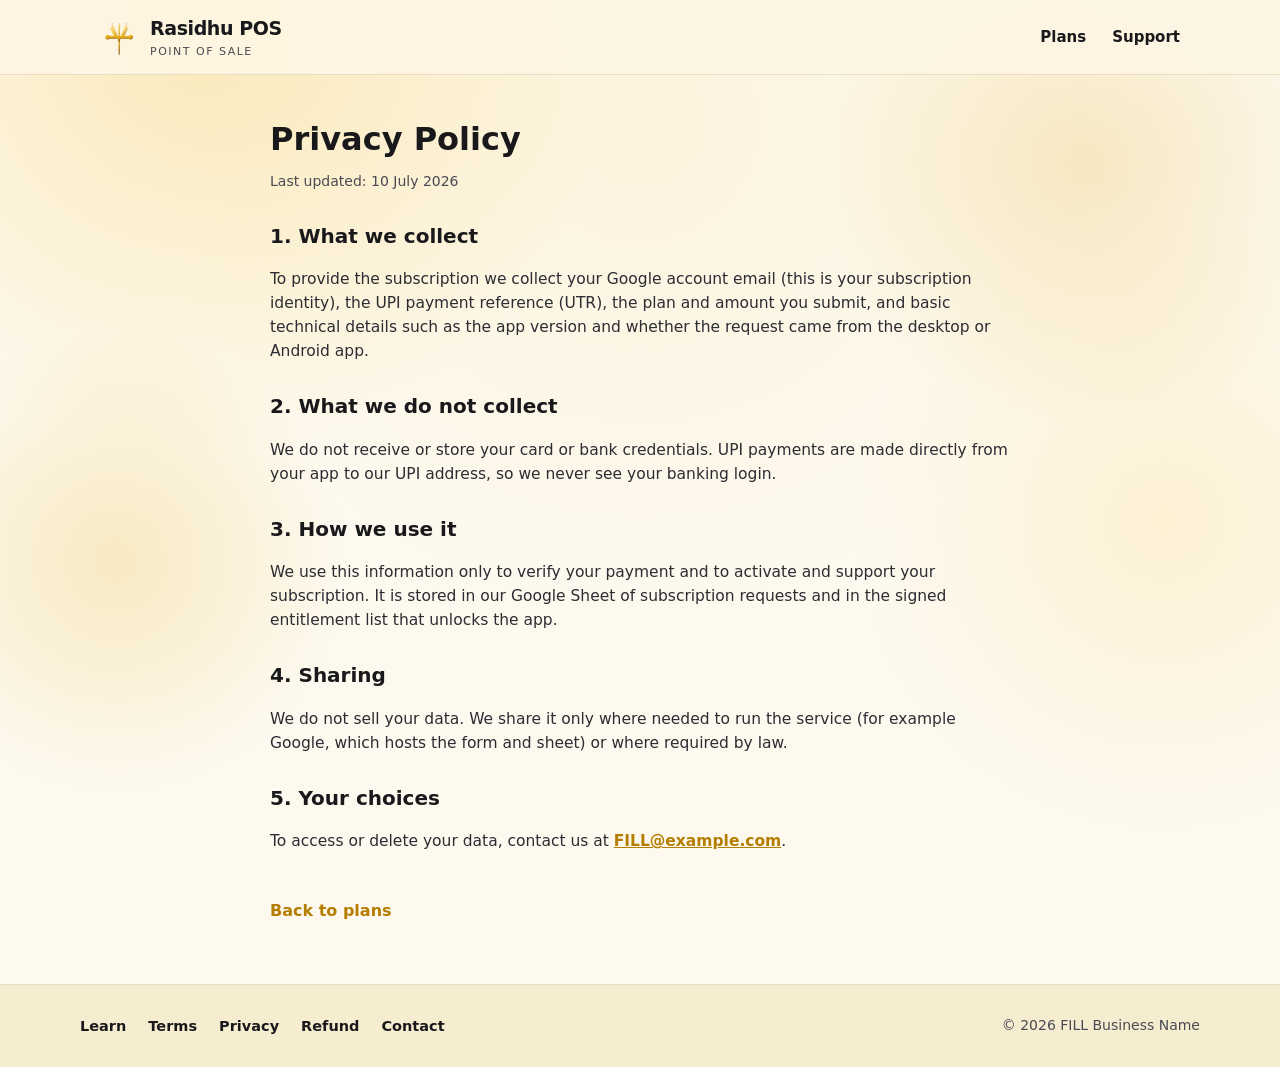
<file: privacy.html>
<!DOCTYPE html>
<html lang="en">
<head>
  <meta charset="utf-8">
  <meta name="viewport" content="width=device-width, initial-scale=1">
  <title>Privacy Policy - RasidhuPOS</title>
  <link rel="icon" type="image/png" href="trident.png">
  <link rel="stylesheet" href="styles.css">
  <script src="config.js"></script>
</head>
<body>
  <header class="site-header">
    <nav class="nav">
      <a class="brand" href="index.html">
        <img class="trident" alt="RasidhuPOS" src="trident.png">
        <span><span class="brand-name">Rasidhu POS</span><span class="brand-sub">Point of Sale</span></span>
      </a>
      <div class="nav-links"><a href="index.html">Plans</a><a href="contact.html">Support</a></div>
    </nav>
  </header>

  <main class="policy">
    <h1>Privacy Policy</h1>
    <p class="updated">Last updated: 10 July 2026</p>

    <h2>1. What we collect</h2>
    <p>To provide the subscription we collect your Google account email (this is your subscription identity), the UPI payment reference (UTR), the plan and amount you submit, and basic technical details such as the app version and whether the request came from the desktop or Android app.</p>

    <h2>2. What we do not collect</h2>
    <p>We do not receive or store your card or bank credentials. UPI payments are made directly from your app to our UPI address, so we never see your banking login.</p>

    <h2>3. How we use it</h2>
    <p>We use this information only to verify your payment and to activate and support your subscription. It is stored in our Google Sheet of subscription requests and in the signed entitlement list that unlocks the app.</p>

    <h2>4. Sharing</h2>
    <p>We do not sell your data. We share it only where needed to run the service (for example Google, which hosts the form and sheet) or where required by law.</p>

    <h2>5. Your choices</h2>
    <p>To access or delete your data, contact us at <a class="js-email-link" href="#"><span class="js-email">support</span></a>.</p>

    <a class="back-link" href="index.html">Back to plans</a>
  </main>

  <footer class="site-footer">
    <div class="footer-inner">
      <div class="footer-links">
        <a href="learn.html">Learn</a><a href="terms.html">Terms</a><a href="privacy.html">Privacy</a><a href="refund.html">Refund</a><a href="contact.html">Contact</a>
      </div>
      <div class="footer-copy">&copy; 2026 <span class="js-business">RasidhuPOS</span></div>
    </div>
  </footer>

  <script>
    (function () {
      var C = window.RPOS_CONFIG || {};
      function set(sel, val) { Array.prototype.forEach.call(document.querySelectorAll(sel), function (e) { e.textContent = val; }); }
      set(".js-business", C.BUSINESS_NAME || "RasidhuPOS");
      set(".js-email", C.SUPPORT_EMAIL || "");
      Array.prototype.forEach.call(document.querySelectorAll("a.js-email-link"), function (a) { a.href = "mailto:" + (C.SUPPORT_EMAIL || ""); });
    })();
  </script>
</body>
</html>
</file>
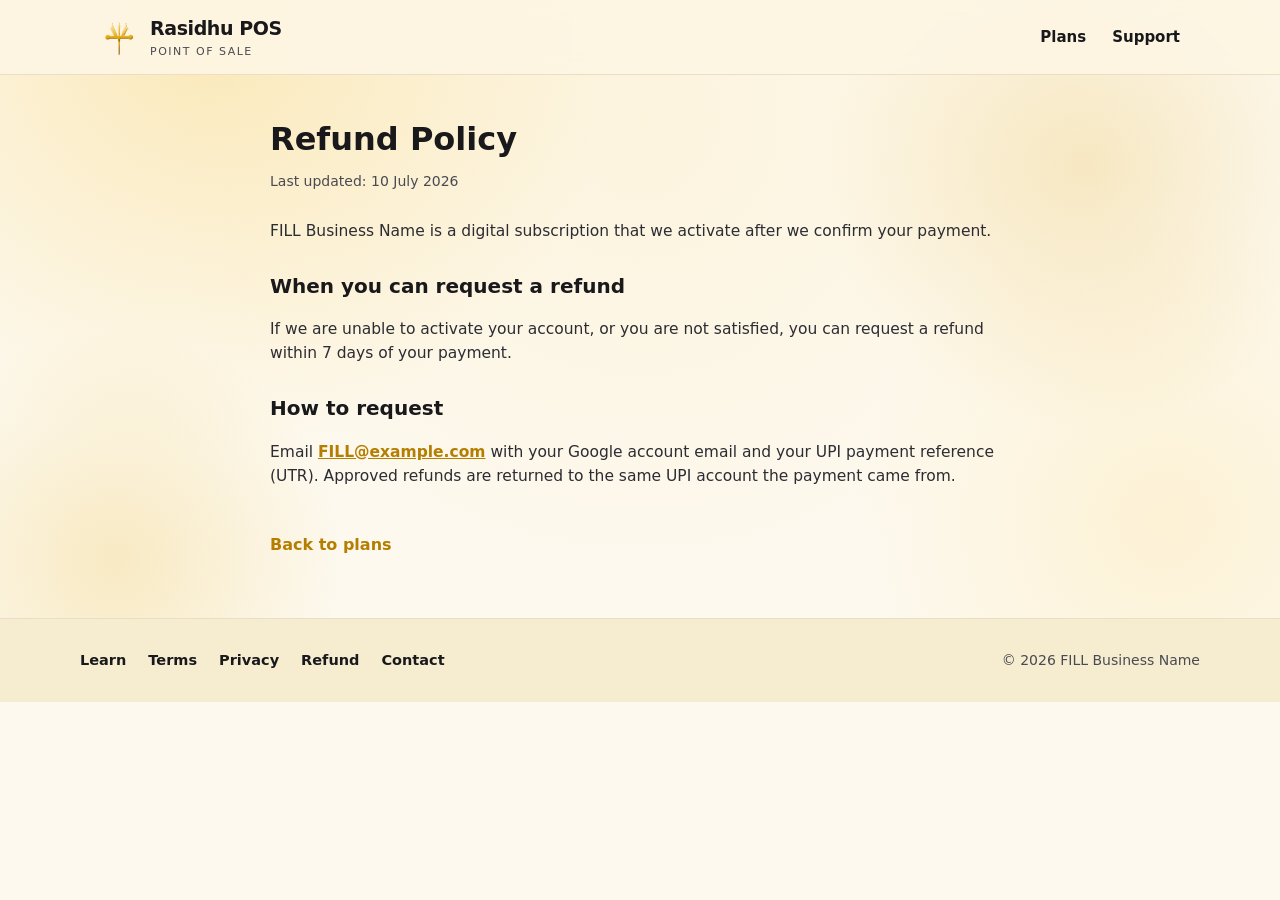
<file: refund.html>
<!DOCTYPE html>
<html lang="en">
<head>
  <meta charset="utf-8">
  <meta name="viewport" content="width=device-width, initial-scale=1">
  <title>Refund Policy - RasidhuPOS</title>
  <link rel="icon" type="image/png" href="trident.png">
  <link rel="stylesheet" href="styles.css">
  <script src="config.js"></script>
</head>
<body>
  <header class="site-header">
    <nav class="nav">
      <a class="brand" href="index.html">
        <img class="trident" alt="RasidhuPOS" src="trident.png">
        <span><span class="brand-name">Rasidhu POS</span><span class="brand-sub">Point of Sale</span></span>
      </a>
      <div class="nav-links"><a href="index.html">Plans</a><a href="contact.html">Support</a></div>
    </nav>
  </header>

  <main class="policy">
    <h1>Refund Policy</h1>
    <p class="updated">Last updated: 10 July 2026</p>

    <p><span class="js-business">RasidhuPOS</span> is a digital subscription that we activate after we confirm your payment.</p>

    <h2>When you can request a refund</h2>
    <p>If we are unable to activate your account, or you are not satisfied, you can request a refund within 7 days of your payment.</p>

    <h2>How to request</h2>
    <p>Email <a class="js-email-link" href="#"><span class="js-email">support</span></a> with your Google account email and your UPI payment reference (UTR). Approved refunds are returned to the same UPI account the payment came from.</p>

    <a class="back-link" href="index.html">Back to plans</a>
  </main>

  <footer class="site-footer">
    <div class="footer-inner">
      <div class="footer-links">
        <a href="learn.html">Learn</a><a href="terms.html">Terms</a><a href="privacy.html">Privacy</a><a href="refund.html">Refund</a><a href="contact.html">Contact</a>
      </div>
      <div class="footer-copy">&copy; 2026 <span class="js-business">RasidhuPOS</span></div>
    </div>
  </footer>

  <script>
    (function () {
      var C = window.RPOS_CONFIG || {};
      function set(sel, val) { Array.prototype.forEach.call(document.querySelectorAll(sel), function (e) { e.textContent = val; }); }
      set(".js-business", C.BUSINESS_NAME || "RasidhuPOS");
      set(".js-email", C.SUPPORT_EMAIL || "");
      Array.prototype.forEach.call(document.querySelectorAll("a.js-email-link"), function (a) { a.href = "mailto:" + (C.SUPPORT_EMAIL || ""); });
    })();
  </script>
</body>
</html>
</file>
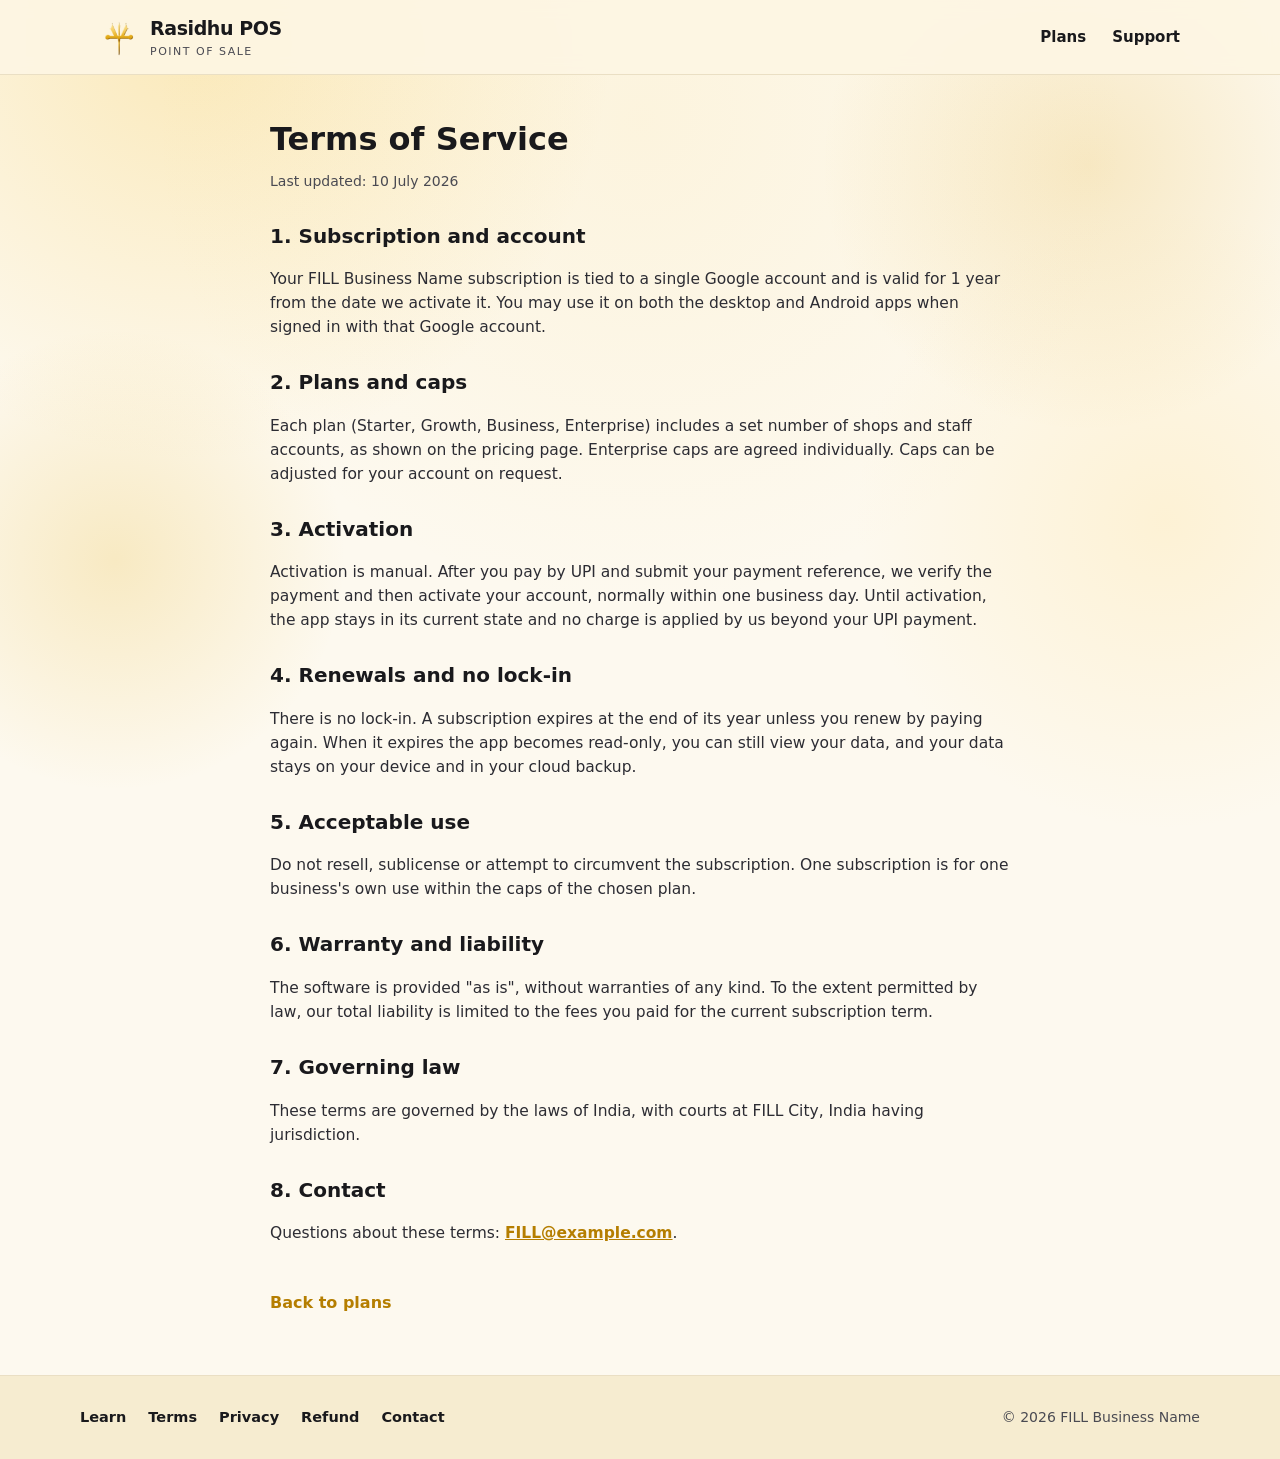
<file: terms.html>
<!DOCTYPE html>
<html lang="en">
<head>
  <meta charset="utf-8">
  <meta name="viewport" content="width=device-width, initial-scale=1">
  <title>Terms of Service - RasidhuPOS</title>
  <link rel="icon" type="image/png" href="trident.png">
  <link rel="stylesheet" href="styles.css">
  <script src="config.js"></script>
</head>
<body>
  <header class="site-header">
    <nav class="nav">
      <a class="brand" href="index.html">
        <img class="trident" alt="RasidhuPOS" src="trident.png">
        <span><span class="brand-name">Rasidhu POS</span><span class="brand-sub">Point of Sale</span></span>
      </a>
      <div class="nav-links"><a href="index.html">Plans</a><a href="contact.html">Support</a></div>
    </nav>
  </header>

  <main class="policy">
    <h1>Terms of Service</h1>
    <p class="updated">Last updated: 10 July 2026</p>

    <h2>1. Subscription and account</h2>
    <p>Your <span class="js-business">RasidhuPOS</span> subscription is tied to a single Google account and is valid for 1 year from the date we activate it. You may use it on both the desktop and Android apps when signed in with that Google account.</p>

    <h2>2. Plans and caps</h2>
    <p>Each plan (Starter, Growth, Business, Enterprise) includes a set number of shops and staff accounts, as shown on the pricing page. Enterprise caps are agreed individually. Caps can be adjusted for your account on request.</p>

    <h2>3. Activation</h2>
    <p>Activation is manual. After you pay by UPI and submit your payment reference, we verify the payment and then activate your account, normally within one business day. Until activation, the app stays in its current state and no charge is applied by us beyond your UPI payment.</p>

    <h2>4. Renewals and no lock-in</h2>
    <p>There is no lock-in. A subscription expires at the end of its year unless you renew by paying again. When it expires the app becomes read-only, you can still view your data, and your data stays on your device and in your cloud backup.</p>

    <h2>5. Acceptable use</h2>
    <p>Do not resell, sublicense or attempt to circumvent the subscription. One subscription is for one business's own use within the caps of the chosen plan.</p>

    <h2>6. Warranty and liability</h2>
    <p>The software is provided "as is", without warranties of any kind. To the extent permitted by law, our total liability is limited to the fees you paid for the current subscription term.</p>

    <h2>7. Governing law</h2>
    <p>These terms are governed by the laws of India, with courts at <span class="js-city">India</span> having jurisdiction.</p>

    <h2>8. Contact</h2>
    <p>Questions about these terms: <a class="js-email-link" href="#"><span class="js-email">support</span></a>.</p>

    <a class="back-link" href="index.html">Back to plans</a>
  </main>

  <footer class="site-footer">
    <div class="footer-inner">
      <div class="footer-links">
        <a href="learn.html">Learn</a><a href="terms.html">Terms</a><a href="privacy.html">Privacy</a><a href="refund.html">Refund</a><a href="contact.html">Contact</a>
      </div>
      <div class="footer-copy">&copy; 2026 <span class="js-business">RasidhuPOS</span></div>
    </div>
  </footer>

  <script>
    (function () {
      var C = window.RPOS_CONFIG || {};
      function set(sel, val) { Array.prototype.forEach.call(document.querySelectorAll(sel), function (e) { e.textContent = val; }); }
      set(".js-business", C.BUSINESS_NAME || "RasidhuPOS");
      set(".js-city", C.CITY || "India");
      set(".js-email", C.SUPPORT_EMAIL || "");
      Array.prototype.forEach.call(document.querySelectorAll("a.js-email-link"), function (a) { a.href = "mailto:" + (C.SUPPORT_EMAIL || ""); });
    })();
  </script>
</body>
</html>
</file>
<file: styles.css>
/* web/subscription/styles.css
   Self-contained cream/gold theme for the RasidhuPOS subscription page.
   Palette: gold #c99400, sheen #e6b325 / #f5c542, ink #19191c, cream #fdf6e3. */

:root {
  --gold: #c99400;
  --gold-mid: #e6b325;
  --gold-hi: #f5c542;
  --gold-deep: #b57e00;
  --gold-btn-text: #3a2a00;
  --gold-grad: linear-gradient(110deg, #e0a412 0%, #f5c542 30%, #fff3c8 48%, #f5c542 66%, #e0a412 100%);
  --ink: #19191c;
  --ink-soft: #4a4a52;
  --cream: #fdf9ef;
  --cream-deep: #f6ecd0;
  --card: #ffffff;
  --line: #eadfc4;
  --card-line: #ece4d2;
  --shadow: 0 10px 30px rgba(25, 25, 28, 0.10);
  --card-shadow: 0 4px 22px rgba(25, 25, 28, 0.06);
}

* { box-sizing: border-box; }

html { scroll-behavior: smooth; }

body {
  margin: 0;
  font-family: system-ui, "Segoe UI", Roboto, "Helvetica Neue", Arial, sans-serif;
  color: var(--ink);
  /* Warm gold ambient: soft radial blooms over a light cream base, confined to
     the hero + tier-card region (px vertical positions from the top of the
     document) so they glow behind the cards and fade before the compare table. */
  background-color: var(--cream);
  background-image:
    radial-gradient(circle 720px at 50% 120px, rgba(245, 197, 66, 0.10), transparent 68%),
    radial-gradient(circle 600px at 15% 40px, rgba(245, 197, 66, 0.30), transparent 70%),
    radial-gradient(circle 380px at 85% 165px, rgba(224, 164, 18, 0.20), transparent 70%),
    radial-gradient(circle 320px at 9% 560px, rgba(230, 179, 37, 0.22), transparent 72%),
    radial-gradient(circle 430px at 91% 520px, rgba(255, 215, 120, 0.22), transparent 72%);
  background-repeat: no-repeat;
  line-height: 1.55;
  -webkit-font-smoothing: antialiased;
}

a { color: var(--gold-deep); }

.wrap { max-width: 1120px; margin: 0 auto; padding: 0 20px; }

/* ---------- Header / nav ---------- */
.site-header {
  position: sticky; top: 0; z-index: 20;
  background: rgba(253, 246, 227, 0.92);
  backdrop-filter: blur(8px);
  border-bottom: 1px solid var(--line);
}
.nav {
  display: flex; align-items: center; justify-content: space-between;
  padding: 14px 20px; max-width: 1120px; margin: 0 auto;
}
.brand { display: flex; align-items: center; gap: 12px; text-decoration: none; }
.brand .trident {
  height: 38px; width: auto; flex: 0 0 auto; display: block;
}
.brand .brand-name { font-weight: 800; font-size: 19px; color: var(--ink); letter-spacing: -0.4px; }
.brand .brand-sub { display: block; font-weight: 500; font-size: 11px; color: var(--ink-soft); text-transform: uppercase; letter-spacing: 1.5px; }
.nav-links { display: flex; gap: 26px; align-items: center; }
.nav-links a { color: var(--ink); text-decoration: none; font-weight: 600; font-size: 15px; }
.nav-links a:hover { color: var(--gold-deep); }
/* Current page: gold + bold, matching the sidebar TOC active convention. The
   Learn link carries aria-current="page" in learn.html, so no markup or JS is
   needed to light it up on that page. */
.nav-links a[aria-current="page"] { color: var(--gold-deep); font-weight: 700; }

/* ---------- Hero ---------- */
.hero { text-align: center; padding: 62px 20px 30px; }
.pill {
  display: inline-flex; align-items: center; gap: 8px;
  padding: 7px 16px 7px 14px; border-radius: 999px;
  background: rgba(245, 197, 66, 0.14); border: 1px solid rgba(224, 164, 18, 0.35);
  color: #8a6a10; font-weight: 600; font-size: 13px; margin-bottom: 20px;
}
.pill::before {
  content: ""; width: 8px; height: 8px; border-radius: 50%;
  background: var(--gold); flex: 0 0 auto;
}
.hero h1 {
  font-size: 46px; line-height: 1.06; margin: 0 0 14px;
  font-weight: 800; letter-spacing: -1.3px;
}
.hero p.sub { font-size: 18px; color: #5f5f66; max-width: 620px; margin: 0 auto; }

/* ---------- Plan-type segmented toggle ---------- */
.seg-wrap { display: flex; justify-content: center; padding: 10px 0 2px; }
.seg-toggle {
  position: relative;
  display: inline-flex; gap: 4px; padding: 5px;
  background: #efe9db; border: 1px solid rgba(0, 0, 0, 0.04);
  border-radius: 12px;
}
/* Sliding active-state pill. JS (index.html) sizes/positions it to the active
   button so it glides between segments. Sits behind the (transparent) buttons. */
.seg-thumb {
  position: absolute; top: 5px; bottom: 5px; left: 0; width: 0;
  border-radius: 9px; background: var(--card);
  box-shadow: 0 2px 6px rgba(25, 25, 28, 0.12);
  transform: translateX(0); z-index: 0;
  transition: transform 0.32s cubic-bezier(0.4, 0.15, 0.15, 1),
              width 0.32s cubic-bezier(0.4, 0.15, 0.15, 1);
}
.seg-btn {
  position: relative; z-index: 1;
  border: none; background: transparent; cursor: pointer;
  font-family: inherit; font-weight: 700; font-size: 15px; color: #8a8a90;
  padding: 10px 22px; border-radius: 9px;
  transition: color 0.2s ease;
}
.seg-btn:hover { color: var(--ink); }
.seg-btn.active { color: var(--ink); }
@media (prefers-reduced-motion: reduce) {
  .seg-thumb { transition: none; }
}

/* ---------- Tier grid ---------- */
.tiers {
  display: grid; grid-template-columns: repeat(2, minmax(0, 360px)); gap: 22px;
  padding: 24px 0 10px; align-items: stretch; justify-content: center;
}
/* Cards on the inactive segment are hidden by the toggle. Two-class specificity
   (0,2,0) beats .tier-card's display:flex so this reliably wins. */
.tier-card.seg-hidden { display: none; }
.tier-card {
  position: relative; display: flex; flex-direction: column;
  background: var(--card); border: 1px solid var(--card-line); border-radius: 18px;
  padding: 32px 28px; box-shadow: var(--card-shadow);
}
.tier-card.popular {
  border: 2px solid var(--gold-mid);
  box-shadow: 0 16px 44px rgba(224, 164, 18, 0.22);
}
.tier-card.preselected { outline: 3px solid var(--gold-hi); outline-offset: 4px; }
/* Segment-switch entrance: fade + slight rise/scale, re-triggered per switch. */
@keyframes cardIn {
  from { opacity: 0; transform: translateY(10px) scale(0.985); }
  to   { opacity: 1; transform: none; }
}
.tier-card.card-enter { animation: cardIn 0.36s cubic-bezier(0.2, 0.7, 0.2, 1) both; }
@media (prefers-reduced-motion: reduce) {
  .tier-card.card-enter { animation: none; }
}
.tier-card .badge {
  position: absolute; top: -13px; left: 50%; transform: translateX(-50%);
  background: var(--gold-grad);
  color: var(--gold-btn-text); font-weight: 800; font-size: 11px; letter-spacing: 0.5px;
  padding: 6px 14px; border-radius: 999px; text-transform: uppercase;
  box-shadow: 0 4px 12px rgba(224, 164, 18, 0.30);
}
.tier-card h3 { margin: 6px 0 4px; font-size: 22px; letter-spacing: -0.4px; }
.tier-card .tagline { color: var(--ink-soft); font-size: 14px; margin: 0 0 16px; min-height: 20px; }
.price-row { display: flex; align-items: baseline; gap: 6px; margin-bottom: 4px; }
.price { font-size: 38px; font-weight: 800; color: var(--ink); letter-spacing: -1px; }
.per { color: var(--ink-soft); font-weight: 600; font-size: 15px; }
.price-note { font-size: 12px; color: var(--ink-soft); margin: 0 0 18px; min-height: 16px; }
.bullets { list-style: none; padding: 0; margin: 0 0 22px; flex: 1 1 auto; }
.bullets li { position: relative; padding: 6px 0 6px 26px; font-size: 14.5px; }
.bullets li::before {
  content: ""; position: absolute; left: 2px; top: 11px; width: 12px; height: 7px;
  border-left: 2.5px solid var(--gold); border-bottom: 2.5px solid var(--gold);
  transform: rotate(-45deg);
}
.bullets li.muted { color: var(--ink-soft); }
.bullets li.muted::before { border-color: var(--ink-soft); opacity: 0.6; }

/* ---------- Buttons ---------- */
.buy-btn {
  display: inline-block; width: 100%; text-align: center; cursor: pointer;
  border: 1px solid var(--ink); background: var(--card); color: var(--ink);
  font-weight: 700; font-size: 15px; padding: 14px 16px; border-radius: 11px;
  text-decoration: none; transition: transform 0.08s ease, box-shadow 0.15s ease;
}
.buy-btn:hover { transform: translateY(-1px); box-shadow: var(--shadow); }
.buy-btn.gold {
  border: none; color: var(--gold-btn-text); font-weight: 800;
  background: var(--gold-grad);
  background-size: 220% 100%;
  animation: sheen 2.4s ease-in-out infinite;
  box-shadow: 0 6px 18px rgba(224, 164, 18, 0.35);
}
.buy-btn.gold:hover { box-shadow: 0 10px 26px rgba(224, 164, 18, 0.5); }
@keyframes sheen {
  0%   { background-position: 120% 0; }
  100% { background-position: -20% 0; }
}
@media (prefers-reduced-motion: reduce) {
  .buy-btn.gold { animation: none; background-position: 40% 0; }
}

/* ---------- Compare table ---------- */
.section { padding: 46px 0; }
.section h2 { text-align: center; font-size: 32px; font-weight: 800; letter-spacing: -0.7px; margin: 0 0 8px; }
.section .lead { text-align: center; color: var(--ink-soft); margin: 0 0 30px; }
.table-scroll { overflow-x: auto; }
.compare-table {
  width: 100%; border-collapse: collapse; background: var(--card);
  border: 1px solid var(--line); border-radius: 14px; overflow: hidden;
  min-width: 640px;
}
.compare-table th, .compare-table td {
  padding: 14px 16px; text-align: center; border-bottom: 1px solid var(--line); font-size: 14.5px;
}
.compare-table th { background: var(--cream-deep); font-weight: 800; }
/* Soft gold band highlighting the Growth (3rd) column to mirror the tier grid. */
.compare-table thead th.popular-col { color: var(--gold-deep); box-shadow: inset 0 3px 0 var(--gold-mid); }
.compare-table td:nth-child(3), .compare-table th:nth-child(3) { background: rgba(245, 197, 66, 0.07); }
.compare-table td:first-child, .compare-table th:first-child { text-align: left; font-weight: 600; }
.compare-table tbody tr:last-child td { border-bottom: none; }
.compare-table td.yes { color: var(--gold-deep); font-weight: 800; }

/* ---------- Trust band ---------- */
.trust-band {
  background: var(--ink); color: #f4f0e6; text-align: center;
  padding: 40px 20px; margin-top: 20px;
}
.trust-band h2 { margin: 0 0 10px; font-size: 26px; color: #fff; }
.trust-band p { margin: 4px auto; max-width: 720px; color: #d9d4c6; font-size: 16px; }
.trust-band .gold-text { color: var(--gold-hi); font-weight: 700; }

/* ---------- Footer ---------- */
.site-footer { background: var(--cream-deep); border-top: 1px solid var(--line); padding: 30px 20px; }
.footer-inner { display: flex; flex-wrap: wrap; gap: 14px 26px; justify-content: space-between; align-items: center; max-width: 1120px; margin: 0 auto; }
.footer-links { display: flex; gap: 22px; flex-wrap: wrap; }
.footer-links a { color: var(--ink); text-decoration: none; font-weight: 600; font-size: 14.5px; }
.footer-links a:hover { color: var(--gold-deep); }
.footer-copy { color: var(--ink-soft); font-size: 14px; }
.gst-line { text-align: center; color: var(--ink-soft); font-size: 13px; padding: 0 20px 26px; }

/* ---------- Pay modal ---------- */
.modal-backdrop {
  display: none; position: fixed; inset: 0; z-index: 50;
  background: rgba(25, 25, 28, 0.55); align-items: center; justify-content: center; padding: 20px;
}
.modal-backdrop.open { display: flex; }
.modal {
  background: var(--card); border-radius: 18px; width: 100%; max-width: 440px;
  padding: 26px 26px 30px; box-shadow: 0 24px 60px rgba(0, 0, 0, 0.35);
  position: relative; max-height: 92vh; overflow-y: auto;
}
.modal .close-x {
  position: absolute; top: 14px; right: 16px; border: none; background: none;
  font-size: 24px; line-height: 1; cursor: pointer; color: var(--ink-soft);
}
.modal h3 { margin: 0 0 2px; font-size: 22px; }
.modal .modal-price { font-size: 26px; font-weight: 800; margin: 0 0 4px; }
.modal .modal-price .per { font-size: 14px; }
.modal .step-note { color: var(--ink-soft); font-size: 14px; margin: 0 0 16px; }
.qr-box {
  display: flex; align-items: center; justify-content: center;
  background: #fff; border: 1px solid var(--line); border-radius: 12px;
  padding: 14px; margin: 6px auto 16px; width: 248px; min-height: 248px;
}
.qr-box img, .qr-box canvas { display: block; }
.pay-app-btn { margin-bottom: 16px; }
.field-label { display: block; font-weight: 700; font-size: 14px; margin: 12px 0 6px; }
.utr-input {
  width: 100%; padding: 11px 12px; border: 1px solid var(--line); border-radius: 10px;
  font-size: 15px; font-family: inherit;
}
.utr-input:focus { outline: 2px solid var(--gold); border-color: var(--gold); }
.order-line { font-size: 12.5px; color: var(--ink-soft); margin: 8px 0 0; }
#thankyou { display: none; text-align: center; padding: 10px 0; }
#thankyou .tick {
  width: 58px; height: 58px; border-radius: 50%; margin: 4px auto 14px;
  background: linear-gradient(120deg, var(--gold-hi), var(--gold)); position: relative;
}
#thankyou .tick::after {
  content: ""; position: absolute; left: 20px; top: 15px; width: 14px; height: 26px;
  border-right: 4px solid var(--ink); border-bottom: 4px solid var(--ink); transform: rotate(42deg);
}
#thankyou h3 { margin: 0 0 8px; }
#thankyou p { color: var(--ink-soft); margin: 0 auto; max-width: 320px; }
.src-app .qr-box { order: 2; }
.src-app .pay-app-btn { order: 1; }
.pay-body.src-app { display: flex; flex-direction: column; }

/* ---------- Policy pages ---------- */
.policy { max-width: 780px; margin: 0 auto; padding: 40px 20px 60px; }
.policy h1 { font-size: 32px; margin: 0 0 6px; }
.policy .updated { color: var(--ink-soft); font-size: 14px; margin: 0 0 26px; }
.policy h2 { font-size: 20px; margin: 28px 0 8px; }
.policy p, .policy li { font-size: 15.5px; color: #2c2c33; }
.policy a { font-weight: 600; }
.back-link { display: inline-block; margin-top: 30px; font-weight: 700; text-decoration: none; }

/* ---------- Responsive ---------- */
@media (max-width: 900px) {
  .tiers { grid-template-columns: 1fr; }
  .tier-card.popular { transform: none; }
  .hero h1 { font-size: 32px; }
  .nav-links { gap: 16px; }
  .nav-links a { font-size: 14px; }
  .brand .brand-sub { display: none; }
}
</file>
<file: learn.css>
/* web/subscription/learn.css
   Layout + components for the LEARN help page. Reuses the palette + header/footer
   classes from styles.css (loaded first). Light theme, matches the landing site. */

.learn-hero {
  text-align: center;
  padding: 46px 20px 8px;
}
.learn-hero .pill { margin-bottom: 16px; }
.learn-hero h1 {
  font-size: 40px; line-height: 1.08; margin: 0 0 12px;
  font-weight: 800; letter-spacing: -1px;
}
.learn-hero p.sub {
  font-size: 17px; color: #5f5f66; max-width: 640px; margin: 0 auto;
}

/* ---------- Highlights band (flagship features, shown first) ---------- */
.learn-highlights {
  max-width: 1200px; margin: 0 auto; padding: 18px 20px 6px;
}
.learn-highlights .hl-eyebrow {
  text-align: center; margin: 0 0 16px;
  font-size: 12px; font-weight: 800; text-transform: uppercase;
  letter-spacing: 1.6px; color: var(--gold-deep);
}
.hl-grid {
  display: grid; grid-template-columns: repeat(3, minmax(0, 1fr)); gap: 16px;
}
.hl-card {
  display: flex; flex-direction: column; gap: 9px;
  background: var(--card); border: 1px solid var(--card-line);
  border-radius: 14px; padding: 19px 20px 18px;
  box-shadow: var(--card-shadow);
  text-decoration: none; color: var(--ink);
  transition: transform 0.12s ease, box-shadow 0.15s ease, border-color 0.15s ease;
}
.hl-card:hover {
  transform: translateY(-3px);
  box-shadow: 0 12px 30px rgba(224, 164, 18, 0.18);
  border-color: var(--gold-mid);
}
.hl-card:focus-visible { outline: 2px solid var(--gold-mid); outline-offset: 3px; }
.hl-ico {
  width: 42px; height: 42px; border-radius: 11px; flex: 0 0 auto;
  display: flex; align-items: center; justify-content: center;
  background: rgba(245, 197, 66, 0.16);
  border: 1px solid rgba(224, 164, 18, 0.30);
  color: var(--gold-deep);
}
.hl-ico svg { width: 22px; height: 22px; display: block; }
/* WhatsApp keeps its own green accent, matching the app's WhatsApp button. */
.hl-card.wa .hl-ico {
  background: rgba(37, 129, 47, 0.12);
  border-color: rgba(28, 102, 36, 0.30);
  color: #1c6624;
}
.hl-title {
  font-size: 16px; font-weight: 800; letter-spacing: -0.2px;
}
.hl-title .hl-arrow {
  color: var(--gold-deep); font-weight: 700;
  display: inline-block; opacity: 0; transform: translateX(-3px);
  transition: opacity 0.15s ease, transform 0.15s ease;
}
.hl-card:hover .hl-title .hl-arrow { opacity: 1; transform: none; }
.hl-desc { font-size: 13.5px; color: var(--ink-soft); line-height: 1.5; }

@media (prefers-reduced-motion: reduce) {
  .hl-card, .hl-title .hl-arrow { transition: none; }
  .hl-card:hover { transform: none; }
}
@media (max-width: 900px) { .hl-grid { grid-template-columns: repeat(2, minmax(0, 1fr)); } }
@media (max-width: 560px) { .hl-grid { grid-template-columns: 1fr; } }

/* ---------- Two-column doc layout ---------- */
.learn-layout {
  display: grid;
  grid-template-columns: 268px minmax(0, 1fr);
  gap: 44px;
  max-width: 1200px;
  margin: 0 auto;
  padding: 26px 20px 90px;
  align-items: start;
}

/* ---------- Sidebar / table of contents ---------- */
.learn-toc {
  position: sticky; top: 74px;
  max-height: calc(100vh - 92px);
  overflow: auto;
  padding: 4px 8px 24px 0;
}
.learn-search {
  position: relative; margin-bottom: 16px;
}
.learn-search input {
  width: 100%; padding: 10px 12px 10px 34px;
  border: 1px solid var(--line); border-radius: 10px;
  background: var(--card); color: var(--ink);
  font-family: inherit; font-size: 14px;
}
.learn-search input:focus { outline: 2px solid var(--gold-mid); border-color: var(--gold-mid); }
.learn-search::before {
  content: "\1F50D"; position: absolute; left: 10px; top: 9px;
  font-size: 13px; opacity: 0.55;
}
.learn-toc .toc-group {
  font-size: 11px; font-weight: 800; text-transform: uppercase;
  letter-spacing: 1.2px; color: #9a8a5e;
  margin: 18px 0 6px; padding-left: 10px;
}
.learn-toc ul { list-style: none; margin: 0 0 6px; padding: 0; }
.learn-toc a {
  display: block; padding: 6px 10px; border-radius: 8px;
  color: var(--ink-soft); text-decoration: none; font-size: 14px;
  border-left: 2px solid transparent; line-height: 1.35;
}
.learn-toc a:hover { background: rgba(245, 197, 66, 0.14); color: var(--ink); }
.learn-toc a.active {
  background: rgba(245, 197, 66, 0.20); color: var(--gold-deep);
  font-weight: 700; border-left-color: var(--gold);
}
.toc-hidden { display: none !important; }

/* ---------- Main content ---------- */
.learn-main { min-width: 0; }
.learn-section {
  scroll-margin-top: 84px;
  padding: 10px 0 30px;
  border-bottom: 1px solid var(--line);
  margin-bottom: 22px;
}
.learn-section:last-child { border-bottom: none; }
.learn-section > .eyebrow {
  font-size: 12px; font-weight: 800; text-transform: uppercase;
  letter-spacing: 1.4px; color: var(--gold-deep); margin: 0 0 4px;
}
.learn-section h2 {
  font-size: 27px; font-weight: 800; letter-spacing: -0.6px;
  margin: 0 0 8px;
}
.learn-section h3 {
  font-size: 18px; font-weight: 700; margin: 26px 0 8px;
}
.learn-lead { font-size: 16px; color: #4a4a52; margin: 0 0 14px; max-width: 760px; }

.where {
  display: inline-flex; align-items: center; gap: 8px; flex-wrap: wrap;
  background: var(--cream-deep); border: 1px solid var(--line);
  border-radius: 999px; padding: 5px 13px;
  font-size: 13px; color: #6a5a2a; font-weight: 600; margin-bottom: 16px;
}
.where .kbd { margin-left: 2px; }

/* ---------- Screenshots ---------- */
figure.shot { margin: 8px 0 18px; }
figure.shot img {
  width: 100%; height: auto; display: block;
  border: 1px solid var(--card-line); border-radius: 12px;
  box-shadow: var(--card-shadow);
  background: #fff;
}
figure.shot figcaption {
  font-size: 13px; color: #8a8a90; margin-top: 8px; text-align: center;
  font-style: italic;
}

/* ---------- Steps ---------- */
ol.steps { counter-reset: step; list-style: none; margin: 6px 0 14px; padding: 0; }
ol.steps > li {
  position: relative; padding: 3px 0 12px 40px; margin: 0;
  border-left: 2px solid var(--line); margin-left: 13px;
}
ol.steps > li:last-child { border-left-color: transparent; }
ol.steps > li::before {
  counter-increment: step; content: counter(step);
  position: absolute; left: -14px; top: 0;
  width: 26px; height: 26px; border-radius: 50%;
  background: var(--gold); color: #fff;
  font-size: 13px; font-weight: 800;
  display: flex; align-items: center; justify-content: center;
}

/* ---------- Reference table ---------- */
.table-scroll { overflow-x: auto; margin: 6px 0 16px; }
table.ref {
  width: 100%; border-collapse: collapse; font-size: 14px;
  background: var(--card); border: 1px solid var(--card-line);
  border-radius: 10px; overflow: hidden;
}
table.ref th, table.ref td {
  text-align: left; padding: 9px 12px; border-bottom: 1px solid var(--card-line);
  vertical-align: top;
}
table.ref th {
  background: var(--cream-deep); font-weight: 700; color: #5a4a1a;
  white-space: nowrap;
}
table.ref tr:last-child td { border-bottom: none; }
table.ref td:first-child { font-weight: 600; white-space: nowrap; }

/* ---------- Callouts + keys ---------- */
.tip, .note {
  border-radius: 10px; padding: 12px 15px; margin: 12px 0 16px;
  font-size: 14.5px; line-height: 1.5;
}
.tip {
  background: rgba(245, 197, 66, 0.14);
  border: 1px solid rgba(224, 164, 18, 0.35); color: #6a5310;
}
.note {
  background: #f2f5fb; border: 1px solid #dbe4f2; color: #35455f;
}
.tip strong, .note strong { font-weight: 800; }

.kbd {
  display: inline-block; padding: 1px 7px; border-radius: 6px;
  border: 1px solid #d6cbb0; border-bottom-width: 2px;
  background: #fff; color: var(--ink);
  font: 600 12.5px/1.5 "Segoe UI", system-ui, sans-serif; white-space: nowrap;
}

ul.plain { margin: 6px 0 14px; padding-left: 20px; }
ul.plain li { margin: 3px 0; }

/* ---------- Support card ---------- */
.support-card { display: flex; flex-wrap: wrap; gap: 12px; margin: 4px 0 16px; }
.support-btn {
  display: inline-flex; align-items: center; gap: 6px;
  padding: 11px 18px; border-radius: 10px; text-decoration: none;
  font-weight: 700; font-size: 15px;
  background: var(--gold); color: #3a2a00;
  border: 1px solid var(--gold-deep);
}
.support-btn:hover { background: var(--gold-mid); }
.support-btn.wa { background: #25812f; border-color: #1c6624; color: #fff; }
.support-btn.wa:hover { background: #2e9c3a; }

.back-top {
  display: inline-block; margin-top: 6px; font-size: 13px;
  color: var(--gold-deep); text-decoration: none; font-weight: 600;
}
.back-top:hover { text-decoration: underline; }

/* ---------- Responsive ---------- */
@media (max-width: 900px) {
  .learn-layout { grid-template-columns: 1fr; gap: 0; }
  .learn-toc {
    position: static; max-height: none; overflow: visible;
    margin-bottom: 22px; padding-bottom: 8px;
    border-bottom: 1px solid var(--line);
  }
  .learn-hero h1 { font-size: 32px; }
}
</file>
